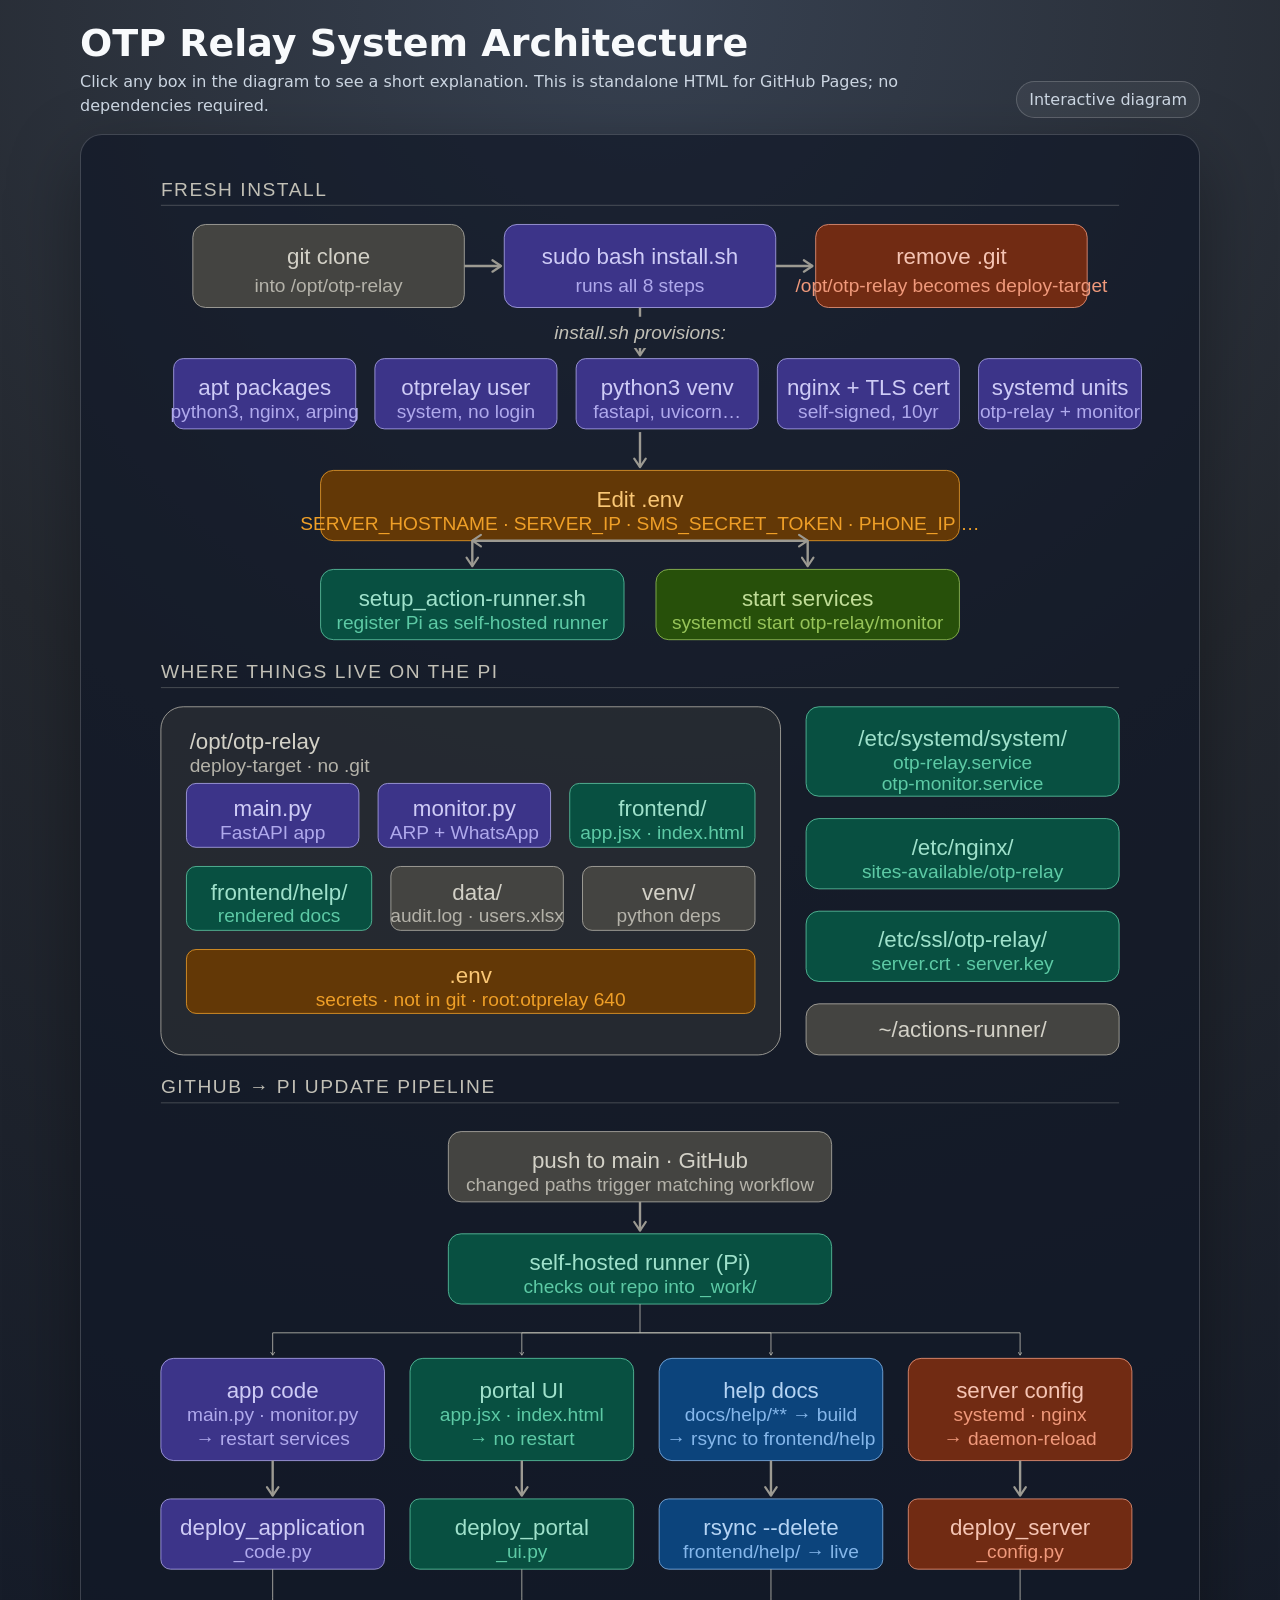
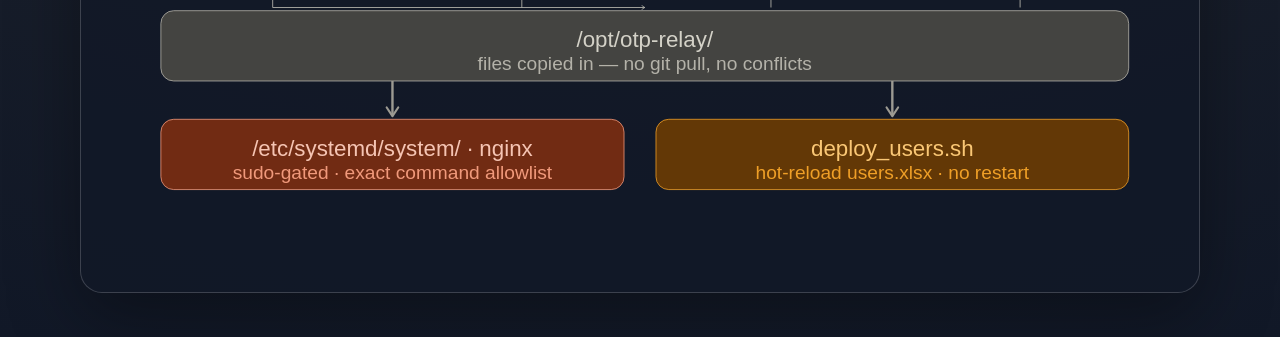
<file: index.html>
<!doctype html>
<html lang="en">
<head>
  <meta charset="utf-8">
  <title>OTP Relay System Design</title>
  <meta http-equiv="refresh" content="0; url=./system-design.html">
</head>
<body>
  <p>
    Opening OTP Relay System Design...
    <a href="./system-design.html">Click here if you are not redirected.</a>
  </p>
</body>
</html>
</file>
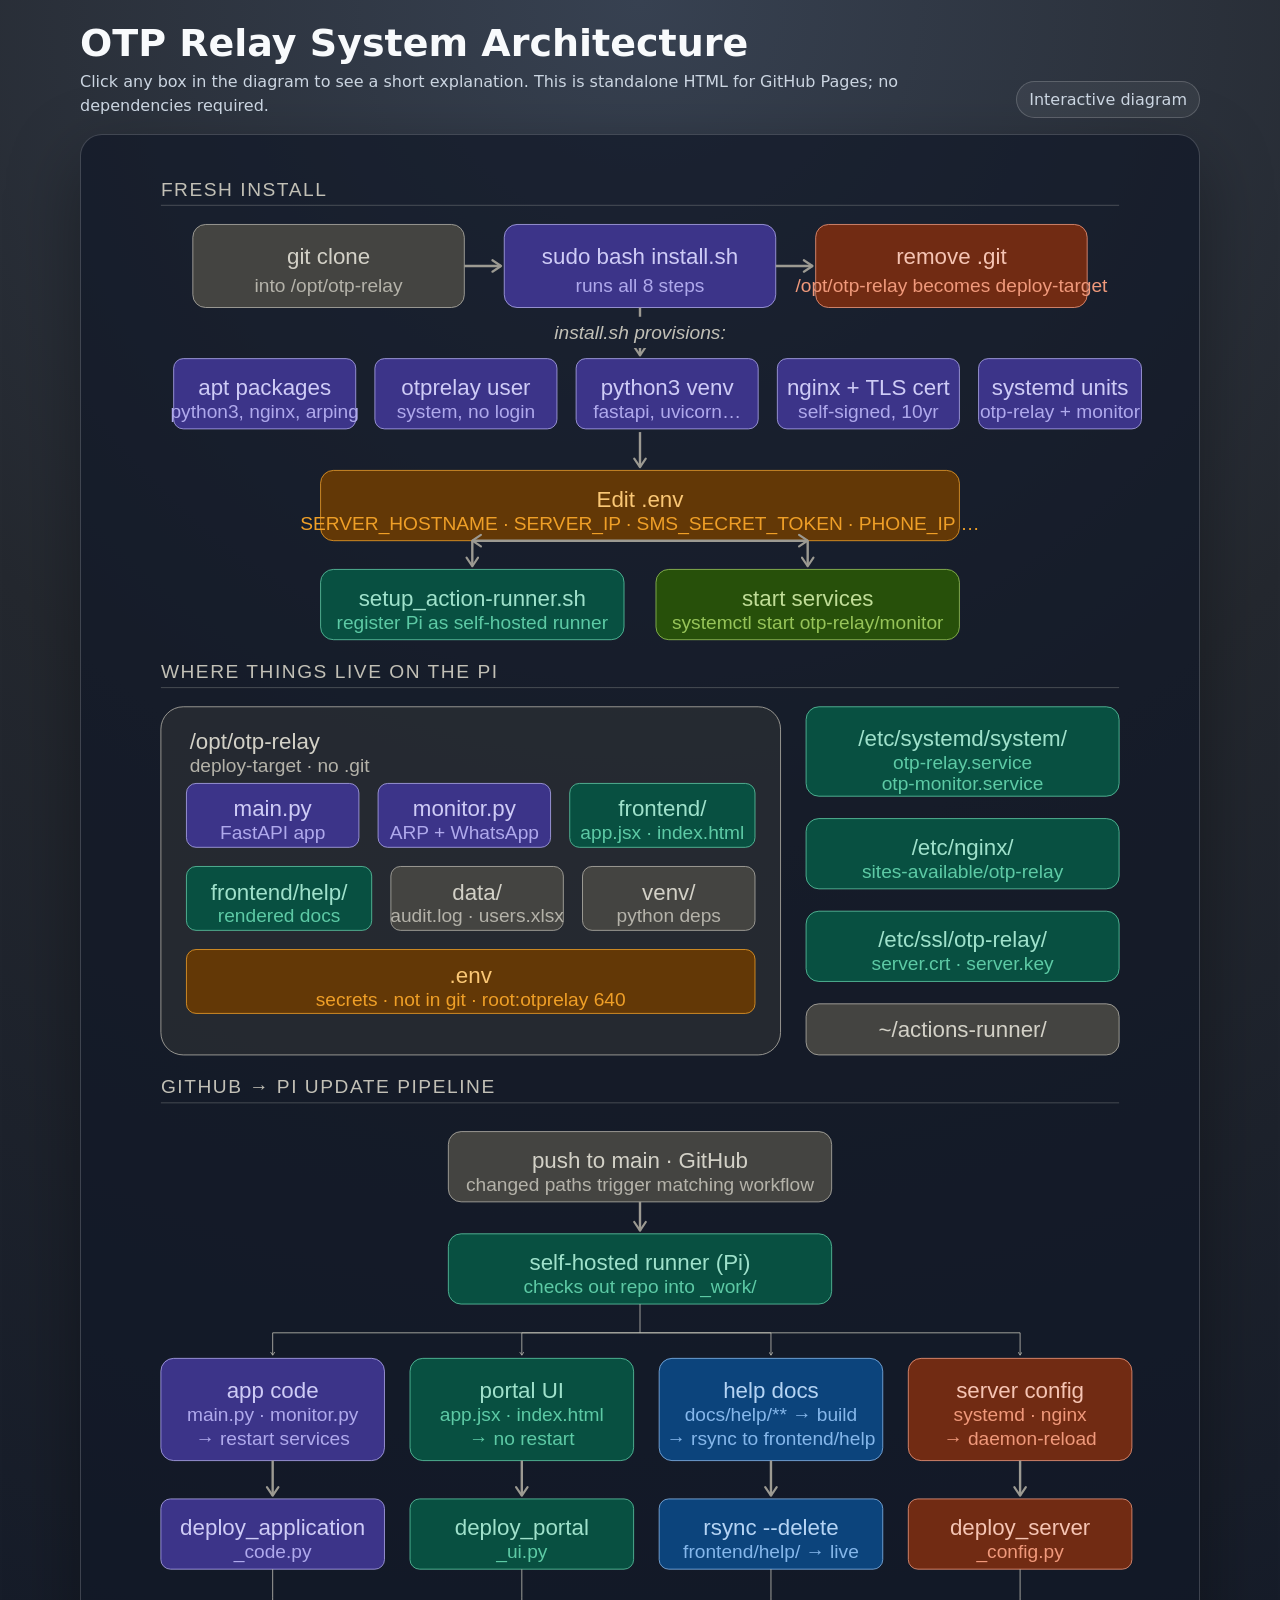
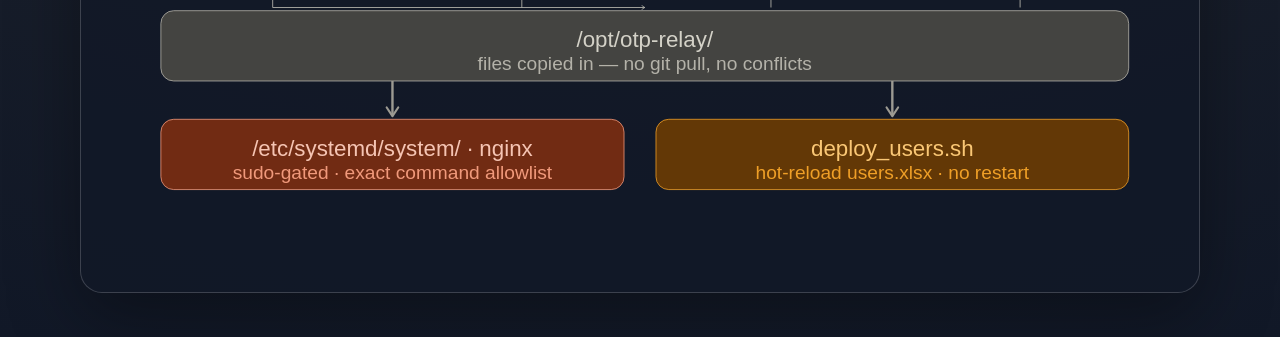
<file: system-design.html>
<!doctype html>
<html lang="en">
<head>
  <meta charset="utf-8">
  <meta name="viewport" content="width=device-width, initial-scale=1">
  <title>OTP Relay System Architecture</title>
  <style>
    :root { --bg:#24282f; --panel:#111827; --text:#f8fafc; --muted:#cbd5e1; --line:rgba(255,255,255,.18); --accent:#38bdf8; --shadow:0 24px 70px rgba(0,0,0,.35); }
    * { box-sizing: border-box; }
    body { margin:0; min-height:100vh; font-family:Inter,ui-sans-serif,system-ui,-apple-system,BlinkMacSystemFont,"Segoe UI",sans-serif; background:radial-gradient(circle at top,#374151 0,var(--bg) 42%,#111827 100%); color:var(--text); }
    .page { width:min(1120px,calc(100vw - 28px)); margin:0 auto; padding:24px 0 44px; }
    .hero { display:flex; justify-content:space-between; align-items:end; gap:18px; margin-bottom:16px; }
    h1 { margin:0 0 6px; font-size:clamp(24px,4vw,38px); line-height:1.05; }
    .sub { margin:0; color:var(--muted); line-height:1.5; }
    .badge { border:1px solid var(--line); border-radius:999px; padding:8px 12px; color:var(--muted); white-space:nowrap; background:rgba(255,255,255,.06); }
    .diagram-card { background:rgba(17,24,39,.72); border:1px solid var(--line); border-radius:22px; padding:16px; box-shadow:var(--shadow); overflow:auto; }
    .diagram-card svg { display:block; width:100%; min-width:680px; height:auto; }
    svg .arch-node, svg g[onclick] { cursor:pointer; outline:none; }
    svg .arch-node:hover rect, svg g[onclick]:hover rect { filter:brightness(1.18); stroke-width:1.3px !important; }
    svg .arch-node:focus-visible rect { stroke:var(--accent) !important; stroke-width:2px !important; }
    .tip { position:fixed; z-index:50; width:min(420px,calc(100vw - 28px)); background:rgba(15,23,42,.98); border:1px solid var(--line); border-radius:18px; box-shadow:var(--shadow); padding:16px 16px 14px; display:none; }
    .tip.open { display:block; }
    .tip-head { display:flex; justify-content:space-between; align-items:start; gap:12px; }
    .tip-kicker { color:var(--accent); font-size:11px; font-weight:800; letter-spacing:.12em; text-transform:uppercase; margin-bottom:5px; }
    .tip-title { margin:0; font-size:19px; line-height:1.2; }
    .tip-body { color:var(--muted); line-height:1.55; margin:12px 0 0; }
    .tip-close { width:34px; height:34px; border-radius:999px; border:1px solid var(--line); background:rgba(255,255,255,.06); color:var(--text); cursor:pointer; font-size:20px; line-height:1; }
    .tip-close:hover { background:rgba(255,255,255,.13); }
    .tip-footer { margin-top:13px; padding-top:12px; border-top:1px solid var(--line); color:#94a3b8; font-size:12px; }
    @media (max-width:720px) { .hero { align-items:start; flex-direction:column; } .diagram-card { padding:10px; border-radius:16px; } .tip { left:14px !important; right:14px !important; bottom:14px !important; top:auto !important; } }
  </style>
</head>
<body>
  <main class="page">
    <header class="hero">
      <div>
        <h1>OTP Relay System Architecture</h1>
        <p class="sub">Click any box in the diagram to see a short explanation. This is standalone HTML for GitHub Pages; no dependencies required.</p>
      </div>
      <div class="badge">Interactive diagram</div>
    </header>
    <section class="diagram-card" aria-label="OTP Relay system architecture diagram">
<svg width="100%" viewBox="0 0 680 1080" role="img" style="" xmlns="http://www.w3.org/2000/svg">
<title style="fill:rgb(0, 0, 0);stroke:none;color:rgb(255, 255, 255);stroke-width:1px;stroke-linecap:butt;stroke-linejoin:miter;opacity:1;font-family:&quot;Anthropic Sans&quot;, -apple-system, BlinkMacSystemFont, &quot;Segoe UI&quot;, sans-serif;font-size:16px;font-weight:400;text-anchor:start;dominant-baseline:auto">OTP Relay — full system architecture</title>
<desc style="fill:rgb(0, 0, 0);stroke:none;color:rgb(255, 255, 255);stroke-width:1px;stroke-linecap:butt;stroke-linejoin:miter;opacity:1;font-family:&quot;Anthropic Sans&quot;, -apple-system, BlinkMacSystemFont, &quot;Segoe UI&quot;, sans-serif;font-size:16px;font-weight:400;text-anchor:start;dominant-baseline:auto">Flowchart showing fresh install, where all components live on the Pi, and the GitHub Actions update pipeline across four deployment lanes.</desc>
<defs>
  <marker id="arrow" viewBox="0 0 10 10" refX="8" refY="5" markerWidth="6" markerHeight="6" orient="auto-start-reverse">
    <path d="M2 1L8 5L2 9" fill="none" stroke="context-stroke" stroke-width="1.5" stroke-linecap="round" stroke-linejoin="round"/>
  </marker>
<mask id="imagine-text-gaps-xxk7iv" maskUnits="userSpaceOnUse"><rect x="0" y="0" width="680" height="1080" fill="white"/><rect x="36" y="13.777777671813965" width="111.06017303466797" height="19.555556297302246" fill="black" rx="2"/><rect x="34.88888931274414" y="315.7778015136719" width="218.3905792236328" height="19.555556297302246" fill="black" rx="2"/><rect x="34.88888931274414" y="575.77783203125" width="211.4456024169922" height="19.555556297302246" fill="black" rx="2"/><rect x="111.39930725097656" y="55.11111068725586" width="66.78994750976562" height="21.777774810791016" fill="black" rx="2"/><rect x="89.62847900390625" y="74.22222137451172" width="111.67679595947266" height="19.555556297302246" fill="black" rx="2"/><rect x="269.9496765136719" y="55.11111068725586" width="139.3938446044922" height="21.777774810791016" fill="black" rx="2"/><rect x="294.2899475097656" y="74.22222137451172" width="91.92897033691406" height="19.555556297302246" fill="black" rx="2"/><rect x="493.8819580078125" y="55.11111068725586" width="82.91658782958984" height="21.777774810791016" fill="black" rx="2"/><rect x="423.83856201171875" y="74.22222137451172" width="221.73855590820312" height="19.555556297302246" fill="black" rx="2"/><rect x="278.9340515136719" y="103.77777862548828" width="122.6243667602539" height="19.555556297302246" fill="black" rx="2"/><rect x="55.7569465637207" y="137.11111450195312" width="98.98294067382812" height="21.77777862548828" fill="black" rx="2"/><rect x="38.7256965637207" y="153.22222900390625" width="133.48450469970703" height="19.555556297302246" fill="black" rx="2"/><rect x="181.90451049804688" y="137.11111450195312" width="97.97869110107422" height="21.77777862548828" fill="black" rx="2"/><rect x="181.12326049804688" y="153.22222900390625" width="99.25249481201172" height="19.555556297302246" fill="black" rx="2"/><rect x="307.6875" y="137.11111450195312" width="100.56490325927734" height="21.77777862548828" fill="black" rx="2"/><rect x="302.5138854980469" y="153.22222900390625" width="108.08484649658203" height="19.555556297302246" fill="black" rx="2"/><rect x="425.57989501953125" y="137.11111450195312" width="115.50855255126953" height="21.77777862548828" fill="black" rx="2"/><rect x="432.0208740234375" y="153.22222900390625" width="101.5680160522461" height="19.555556297302246" fill="black" rx="2"/><rect x="551.2048950195312" y="137.11111450195312" width="104.09992218017578" height="21.77777862548828" fill="black" rx="2"/><rect x="543.7743530273438" y="153.22222900390625" width="118.05873107910156" height="19.555556297302246" fill="black" rx="2"/><rect x="307.3368225097656" y="207.11111450195312" width="67.2729377746582" height="21.77777862548828" fill="black" rx="2"/><rect x="130.2447967529297" y="223.22222900390625" width="418.6326904296875" height="19.555556297302246" fill="black" rx="2"/><rect x="152.44097900390625" y="269.1111145019531" width="164.41883850097656" height="21.77777862548828" fill="black" rx="2"/><rect x="141.0434112548828" y="285.22222900390625" width="188.63511657714844" height="19.555556297302246" fill="black" rx="2"/><rect x="394.15972900390625" y="269.1111145019531" width="102.18193054199219" height="21.77777862548828" fill="black" rx="2"/><rect x="346.373291015625" y="285.22222900390625" width="196.86166381835938" height="19.555556297302246" fill="black" rx="2"/><rect x="52.88888931274414" y="359.1111145019531" width="103.7900161743164" height="21.77777862548828" fill="black" rx="2"/><rect x="52.88888931274414" y="375.22222900390625" width="129.1004867553711" height="19.555556297302246" fill="black" rx="2"/><rect x="79.88021087646484" y="401.1111145019531" width="62.092933654785156" height="21.77777862548828" fill="black" rx="2"/><rect x="72.36285400390625" y="417.22222900390625" width="76.71336364746094" height="19.555556297302246" fill="black" rx="2"/><rect x="190.37501525878906" y="401.1111145019531" width="81.11190032958984" height="21.77777862548828" fill="black" rx="2"/><rect x="176.09548950195312" y="417.22222900390625" width="108.14435577392578" height="19.555556297302246" fill="black" rx="2"/><rect x="316.7621765136719" y="401.1111145019531" width="74.1105728149414" height="21.77777862548828" fill="black" rx="2"/><rect x="295.4774475097656" y="417.22222900390625" width="117.34919738769531" height="19.555556297302246" fill="black" rx="2"/><rect x="59.83506393432617" y="453.1111145019531" width="107.95553588867188" height="21.77777862548828" fill="black" rx="2"/><rect x="68.88020324707031" y="469.22222900390625" width="90.74207305908203" height="19.555556297302246" fill="black" rx="2"/><rect x="215.49305725097656" y="453.1111145019531" width="44.64762878417969" height="21.77777862548828" fill="black" rx="2"/><rect x="176.34373474121094" y="469.22222900390625" width="123.122314453125" height="19.555556297302246" fill="black" rx="2"/><rect x="334.43402099609375" y="453.1111145019531" width="46.75464630126953" height="21.77777862548828" fill="black" rx="2"/><rect x="318.6006774902344" y="469.22222900390625" width="79.30469512939453" height="19.555556297302246" fill="black" rx="2"/><rect x="216.25868225097656" y="505.1111145019531" width="37.4179801940918" height="21.77777862548828" fill="black" rx="2"/><rect x="126.69271850585938" y="521.2222290039062" width="214.03997802734375" height="19.555556297302246" fill="black" rx="2"/><rect x="464.09375" y="357.1111145019531" width="155.4365997314453" height="21.77777862548828" fill="black" rx="2"/><rect x="489.71875" y="373.22222900390625" width="104.28180694580078" height="19.555556297302246" fill="black" rx="2"/><rect x="481.4895935058594" y="386.22222900390625" width="120.74258422851562" height="19.555556297302246" fill="black" rx="2"/><rect x="500.421875" y="425.1111145019531" width="82.79058837890625" height="21.77777862548828" fill="black" rx="2"/><rect x="469.0677185058594" y="441.22222900390625" width="145.67938232421875" height="19.555556297302246" fill="black" rx="2"/><rect x="477.140625" y="483.1111145019531" width="129.34053802490234" height="21.77777862548828" fill="black" rx="2"/><rect x="476.9670104980469" y="499.22222900390625" width="129.88409423828125" height="19.555556297302246" fill="black" rx="2"/><rect x="479.2239685058594" y="539.1111450195312" width="126.2974624633789" height="21.77777862548828" fill="black" rx="2"/><rect x="264.732666015625" y="621.1111450195312" width="151.76980590820312" height="21.77777862548828" fill="black" rx="2"/><rect x="217.9010467529297" y="637.2222290039062" width="244.3302459716797" height="19.555556297302246" fill="black" rx="2"/><rect x="259.420166015625" y="685.111083984375" width="160.04861450195312" height="21.77777862548828" fill="black" rx="2"/><rect x="257.0677185058594" y="701.2222290039062" width="165.16688537597656" height="19.555556297302246" fill="black" rx="2"/><rect x="74.28125" y="765.111083984375" width="71.03194046020508" height="21.77777862548828" fill="black" rx="2"/><rect x="50.02777862548828" y="781.2222290039062" width="120.86626434326172" height="19.555556297302246" fill="black" rx="2"/><rect x="54.220489501953125" y="796.2222290039062" width="110.95149230957031" height="19.555556297302246" fill="black" rx="2"/><rect x="233.45834350585938" y="765.111083984375" width="65.63037872314453" height="21.77777862548828" fill="black" rx="2"/><rect x="207.47743225097656" y="781.2222290039062" width="117.34919738769531" height="19.555556297302246" fill="black" rx="2"/><rect x="226.85243225097656" y="796.2222290039062" width="77.71018981933594" height="19.555556297302246" fill="black" rx="2"/><rect x="385.96875" y="765.111083984375" width="73.67281341552734" height="21.77777862548828" fill="black" rx="2"/><rect x="359.67535400390625" y="781.2222290039062" width="123.86558532714844" height="19.555556297302246" fill="black" rx="2"/><rect x="347.2447814941406" y="796.2222290039062" width="149.8536376953125" height="19.555556297302246" fill="black" rx="2"/><rect x="528.8611450195312" y="765.111083984375" width="99.0440444946289" height="21.77777862548828" fill="black" rx="2"/><rect x="529.4166870117188" y="781.2222290039062" width="96.98058319091797" height="19.555556297302246" fill="black" rx="2"/><rect x="524.060791015625" y="796.2222290039062" width="107.11119842529297" height="19.555556297302246" fill="black" rx="2"/><rect x="41.65104293823242" y="851.1111450195312" width="135.9918670654297" height="21.77777862548828" fill="black" rx="2"/><rect x="79.66320037841797" y="867.2222290039062" width="60.49242401123047" height="19.555556297302246" fill="black" rx="2"/><rect x="214.67361450195312" y="851.1111450195312" width="102.36445617675781" height="21.77777862548828" fill="black" rx="2"/><rect x="244.43055725097656" y="867.2222290039062" width="42.95268249511719" height="19.555556297302246" fill="black" rx="2"/><rect x="371.7760314941406" y="851.1111450195312" width="101.14778900146484" height="21.77777862548828" fill="black" rx="2"/><rect x="358.3038330078125" y="867.2222290039062" width="127.11458587646484" height="19.555556297302246" fill="black" rx="2"/><rect x="525.2847900390625" y="851.1111450195312" width="105.23070526123047" height="21.77777862548828" fill="black" rx="2"/><rect x="543.8177490234375" y="867.2222290039062" width="68.18331146240234" height="19.555556297302246" fill="black" rx="2"/><rect x="289.0694274902344" y="921.1111450195312" width="107.47954559326172" height="21.77777862548828" fill="black" rx="2"/><rect x="227.26388549804688" y="937.2222290039062" width="230.8701171875" height="19.555556297302246" fill="black" rx="2"/><rect x="83.9513931274414" y="989.1111450195312" width="202.69293212890625" height="21.77777862548828" fill="black" rx="2"/><rect x="74.89757537841797" y="1005.2222900390625" width="219.6284942626953" height="19.555556297302246" fill="black" rx="2"/><rect x="438.79168701171875" y="989.1111450195312" width="117.71490478515625" height="21.77777862548828" fill="black" rx="2"/><rect x="403.2708740234375" y="1005.2222900390625" width="189.98988342285156" height="19.555556297302246" fill="black" rx="2"/></mask></defs>

<!-- ═══════════════════════════════════════════════════
     SECTION LABELS
════════════════════════════════════════════════════ -->
<text x="40" y="28" style="font-weight:500;text-transform:uppercase;letter-spacing:.08em;fill:rgb(194, 192, 182);stroke:none;color:rgb(255, 255, 255);stroke-width:1px;stroke-linecap:butt;stroke-linejoin:miter;opacity:1;font-family:&quot;Anthropic Sans&quot;, -apple-system, BlinkMacSystemFont, &quot;Segoe UI&quot;, sans-serif;font-size:12px;font-weight:500;text-anchor:start;dominant-baseline:auto">Fresh install</text>
<text x="40" y="330" style="font-weight:500;text-transform:uppercase;letter-spacing:.08em;fill:rgb(194, 192, 182);stroke:none;color:rgb(255, 255, 255);stroke-width:1px;stroke-linecap:butt;stroke-linejoin:miter;opacity:1;font-family:&quot;Anthropic Sans&quot;, -apple-system, BlinkMacSystemFont, &quot;Segoe UI&quot;, sans-serif;font-size:12px;font-weight:500;text-anchor:start;dominant-baseline:auto">Where things live on the Pi</text>
<text x="40" y="590" style="font-weight:500;text-transform:uppercase;letter-spacing:.08em;fill:rgb(194, 192, 182);stroke:none;color:rgb(255, 255, 255);stroke-width:1px;stroke-linecap:butt;stroke-linejoin:miter;opacity:1;font-family:&quot;Anthropic Sans&quot;, -apple-system, BlinkMacSystemFont, &quot;Segoe UI&quot;, sans-serif;font-size:12px;font-weight:500;text-anchor:start;dominant-baseline:auto">GitHub → Pi update pipeline</text>

<!-- dividers -->
<line x1="40" y1="34" x2="640" y2="34" stroke="var(--b)" stroke-width="0.5" style="fill:rgb(0, 0, 0);stroke:rgba(222, 220, 209, 0.3);color:rgb(255, 255, 255);stroke-width:0.5px;stroke-linecap:butt;stroke-linejoin:miter;opacity:1;font-family:&quot;Anthropic Sans&quot;, -apple-system, BlinkMacSystemFont, &quot;Segoe UI&quot;, sans-serif;font-size:16px;font-weight:400;text-anchor:start;dominant-baseline:auto"/>
<line x1="40" y1="336" x2="640" y2="336" stroke="var(--b)" stroke-width="0.5" style="fill:rgb(0, 0, 0);stroke:rgba(222, 220, 209, 0.3);color:rgb(255, 255, 255);stroke-width:0.5px;stroke-linecap:butt;stroke-linejoin:miter;opacity:1;font-family:&quot;Anthropic Sans&quot;, -apple-system, BlinkMacSystemFont, &quot;Segoe UI&quot;, sans-serif;font-size:16px;font-weight:400;text-anchor:start;dominant-baseline:auto"/>
<line x1="40" y1="596" x2="640" y2="596" stroke="var(--b)" stroke-width="0.5" style="fill:rgb(0, 0, 0);stroke:rgba(222, 220, 209, 0.3);color:rgb(255, 255, 255);stroke-width:0.5px;stroke-linecap:butt;stroke-linejoin:miter;opacity:1;font-family:&quot;Anthropic Sans&quot;, -apple-system, BlinkMacSystemFont, &quot;Segoe UI&quot;, sans-serif;font-size:16px;font-weight:400;text-anchor:start;dominant-baseline:auto"/>


<!-- ═══════════════════════════════════════════════════
     SECTION 1 — FRESH INSTALL  (y 46–308)
════════════════════════════════════════════════════ -->

<!-- Step 1: git clone -->
<g class="arch-node" tabindex="0" role="button" onclick="showArchTip(event, 'What does the git clone step do during install?')" style="fill:rgb(0, 0, 0);stroke:none;color:rgb(255, 255, 255);stroke-width:1px;stroke-linecap:butt;stroke-linejoin:miter;opacity:1;font-family:&quot;Anthropic Sans&quot;, -apple-system, BlinkMacSystemFont, &quot;Segoe UI&quot;, sans-serif;font-size:16px;font-weight:400;text-anchor:start;dominant-baseline:auto">
  <rect x="60" y="46" width="170" height="52" rx="8" stroke-width="0.5" style="fill:rgb(68, 68, 65);stroke:rgb(180, 178, 169);color:rgb(255, 255, 255);stroke-width:0.5px;stroke-linecap:butt;stroke-linejoin:miter;opacity:1;font-family:&quot;Anthropic Sans&quot;, -apple-system, BlinkMacSystemFont, &quot;Segoe UI&quot;, sans-serif;font-size:16px;font-weight:400;text-anchor:start;dominant-baseline:auto"/>
  <text x="145" y="66" text-anchor="middle" dominant-baseline="central" style="fill:rgb(211, 209, 199);stroke:none;color:rgb(255, 255, 255);stroke-width:1px;stroke-linecap:butt;stroke-linejoin:miter;opacity:1;font-family:&quot;Anthropic Sans&quot;, -apple-system, BlinkMacSystemFont, &quot;Segoe UI&quot;, sans-serif;font-size:14px;font-weight:500;text-anchor:middle;dominant-baseline:central">git clone</text>
  <text x="145" y="84" text-anchor="middle" dominant-baseline="central" style="fill:rgb(180, 178, 169);stroke:none;color:rgb(255, 255, 255);stroke-width:1px;stroke-linecap:butt;stroke-linejoin:miter;opacity:1;font-family:&quot;Anthropic Sans&quot;, -apple-system, BlinkMacSystemFont, &quot;Segoe UI&quot;, sans-serif;font-size:12px;font-weight:400;text-anchor:middle;dominant-baseline:central">into /opt/otp-relay</text>
</g>

<!-- Step 2: install.sh -->
<g class="arch-node" tabindex="0" role="button" onclick="showArchTip(event, 'What does install.sh do step by step?')" style="fill:rgb(0, 0, 0);stroke:none;color:rgb(255, 255, 255);stroke-width:1px;stroke-linecap:butt;stroke-linejoin:miter;opacity:1;font-family:&quot;Anthropic Sans&quot;, -apple-system, BlinkMacSystemFont, &quot;Segoe UI&quot;, sans-serif;font-size:16px;font-weight:400;text-anchor:start;dominant-baseline:auto">
  <rect x="255" y="46" width="170" height="52" rx="8" stroke-width="0.5" style="fill:rgb(60, 52, 137);stroke:rgb(175, 169, 236);color:rgb(255, 255, 255);stroke-width:0.5px;stroke-linecap:butt;stroke-linejoin:miter;opacity:1;font-family:&quot;Anthropic Sans&quot;, -apple-system, BlinkMacSystemFont, &quot;Segoe UI&quot;, sans-serif;font-size:16px;font-weight:400;text-anchor:start;dominant-baseline:auto"/>
  <text x="340" y="66" text-anchor="middle" dominant-baseline="central" style="fill:rgb(206, 203, 246);stroke:none;color:rgb(255, 255, 255);stroke-width:1px;stroke-linecap:butt;stroke-linejoin:miter;opacity:1;font-family:&quot;Anthropic Sans&quot;, -apple-system, BlinkMacSystemFont, &quot;Segoe UI&quot;, sans-serif;font-size:14px;font-weight:500;text-anchor:middle;dominant-baseline:central">sudo bash install.sh</text>
  <text x="340" y="84" text-anchor="middle" dominant-baseline="central" style="fill:rgb(175, 169, 236);stroke:none;color:rgb(255, 255, 255);stroke-width:1px;stroke-linecap:butt;stroke-linejoin:miter;opacity:1;font-family:&quot;Anthropic Sans&quot;, -apple-system, BlinkMacSystemFont, &quot;Segoe UI&quot;, sans-serif;font-size:12px;font-weight:400;text-anchor:middle;dominant-baseline:central">runs all 8 steps</text>
</g>

<!-- Step 3: remove .git -->
<g class="arch-node" tabindex="0" role="button" onclick="showArchTip(event, 'Why is .git removed from /opt/otp-relay during install?')" style="fill:rgb(0, 0, 0);stroke:none;color:rgb(255, 255, 255);stroke-width:1px;stroke-linecap:butt;stroke-linejoin:miter;opacity:1;font-family:&quot;Anthropic Sans&quot;, -apple-system, BlinkMacSystemFont, &quot;Segoe UI&quot;, sans-serif;font-size:16px;font-weight:400;text-anchor:start;dominant-baseline:auto">
  <rect x="450" y="46" width="170" height="52" rx="8" stroke-width="0.5" style="fill:rgb(113, 43, 19);stroke:rgb(240, 153, 123);color:rgb(255, 255, 255);stroke-width:0.5px;stroke-linecap:butt;stroke-linejoin:miter;opacity:1;font-family:&quot;Anthropic Sans&quot;, -apple-system, BlinkMacSystemFont, &quot;Segoe UI&quot;, sans-serif;font-size:16px;font-weight:400;text-anchor:start;dominant-baseline:auto"/>
  <text x="535" y="66" text-anchor="middle" dominant-baseline="central" style="fill:rgb(245, 196, 179);stroke:none;color:rgb(255, 255, 255);stroke-width:1px;stroke-linecap:butt;stroke-linejoin:miter;opacity:1;font-family:&quot;Anthropic Sans&quot;, -apple-system, BlinkMacSystemFont, &quot;Segoe UI&quot;, sans-serif;font-size:14px;font-weight:500;text-anchor:middle;dominant-baseline:central">remove .git</text>
  <text x="535" y="84" text-anchor="middle" dominant-baseline="central" style="fill:rgb(240, 153, 123);stroke:none;color:rgb(255, 255, 255);stroke-width:1px;stroke-linecap:butt;stroke-linejoin:miter;opacity:1;font-family:&quot;Anthropic Sans&quot;, -apple-system, BlinkMacSystemFont, &quot;Segoe UI&quot;, sans-serif;font-size:12px;font-weight:400;text-anchor:middle;dominant-baseline:central">/opt/otp-relay becomes deploy-target</text>
</g>

<!-- arrows row 1 -->
<line x1="230" y1="72" x2="253" y2="72" marker-end="url(#arrow)" style="fill:none;stroke:rgb(156, 154, 146);color:rgb(255, 255, 255);stroke-width:1.5px;stroke-linecap:butt;stroke-linejoin:miter;opacity:1;font-family:&quot;Anthropic Sans&quot;, -apple-system, BlinkMacSystemFont, &quot;Segoe UI&quot;, sans-serif;font-size:16px;font-weight:400;text-anchor:start;dominant-baseline:auto"/>
<line x1="425" y1="72" x2="448" y2="72" marker-end="url(#arrow)" style="fill:none;stroke:rgb(156, 154, 146);color:rgb(255, 255, 255);stroke-width:1.5px;stroke-linecap:butt;stroke-linejoin:miter;opacity:1;font-family:&quot;Anthropic Sans&quot;, -apple-system, BlinkMacSystemFont, &quot;Segoe UI&quot;, sans-serif;font-size:16px;font-weight:400;text-anchor:start;dominant-baseline:auto"/>

<!-- install.sh sub-steps (vertical, below) -->
<text x="340" y="118" text-anchor="middle" style="font-style:italic;fill:rgb(194, 192, 182);stroke:none;color:rgb(255, 255, 255);stroke-width:1px;stroke-linecap:butt;stroke-linejoin:miter;opacity:1;font-family:&quot;Anthropic Sans&quot;, -apple-system, BlinkMacSystemFont, &quot;Segoe UI&quot;, sans-serif;font-size:12px;font-weight:400;font-style:italic;text-anchor:middle;dominant-baseline:auto">install.sh provisions:</text>

<!-- sub-step row -->
<g class="arch-node" tabindex="0" role="button" onclick="showArchTip(event, 'What packages does install.sh install?')" style="fill:rgb(0, 0, 0);stroke:none;color:rgb(255, 255, 255);stroke-width:1px;stroke-linecap:butt;stroke-linejoin:miter;opacity:1;font-family:&quot;Anthropic Sans&quot;, -apple-system, BlinkMacSystemFont, &quot;Segoe UI&quot;, sans-serif;font-size:16px;font-weight:400;text-anchor:start;dominant-baseline:auto">
  <rect x="48" y="130" width="114" height="44" rx="6" stroke-width="0.5" style="fill:rgb(60, 52, 137);stroke:rgb(175, 169, 236);color:rgb(255, 255, 255);stroke-width:0.5px;stroke-linecap:butt;stroke-linejoin:miter;opacity:1;font-family:&quot;Anthropic Sans&quot;, -apple-system, BlinkMacSystemFont, &quot;Segoe UI&quot;, sans-serif;font-size:16px;font-weight:400;text-anchor:start;dominant-baseline:auto"/>
  <text x="105" y="148" text-anchor="middle" dominant-baseline="central" style="fill:rgb(206, 203, 246);stroke:none;color:rgb(255, 255, 255);stroke-width:1px;stroke-linecap:butt;stroke-linejoin:miter;opacity:1;font-family:&quot;Anthropic Sans&quot;, -apple-system, BlinkMacSystemFont, &quot;Segoe UI&quot;, sans-serif;font-size:14px;font-weight:500;text-anchor:middle;dominant-baseline:central">apt packages</text>
  <text x="105" y="163" text-anchor="middle" dominant-baseline="central" style="fill:rgb(175, 169, 236);stroke:none;color:rgb(255, 255, 255);stroke-width:1px;stroke-linecap:butt;stroke-linejoin:miter;opacity:1;font-family:&quot;Anthropic Sans&quot;, -apple-system, BlinkMacSystemFont, &quot;Segoe UI&quot;, sans-serif;font-size:12px;font-weight:400;text-anchor:middle;dominant-baseline:central">python3, nginx, arping</text>
</g>
<g class="arch-node" tabindex="0" role="button" onclick="showArchTip(event, 'What does the otprelay system user do?')" style="fill:rgb(0, 0, 0);stroke:none;color:rgb(255, 255, 255);stroke-width:1px;stroke-linecap:butt;stroke-linejoin:miter;opacity:1;font-family:&quot;Anthropic Sans&quot;, -apple-system, BlinkMacSystemFont, &quot;Segoe UI&quot;, sans-serif;font-size:16px;font-weight:400;text-anchor:start;dominant-baseline:auto">
  <rect x="174" y="130" width="114" height="44" rx="6" stroke-width="0.5" style="fill:rgb(60, 52, 137);stroke:rgb(175, 169, 236);color:rgb(255, 255, 255);stroke-width:0.5px;stroke-linecap:butt;stroke-linejoin:miter;opacity:1;font-family:&quot;Anthropic Sans&quot;, -apple-system, BlinkMacSystemFont, &quot;Segoe UI&quot;, sans-serif;font-size:16px;font-weight:400;text-anchor:start;dominant-baseline:auto"/>
  <text x="231" y="148" text-anchor="middle" dominant-baseline="central" style="fill:rgb(206, 203, 246);stroke:none;color:rgb(255, 255, 255);stroke-width:1px;stroke-linecap:butt;stroke-linejoin:miter;opacity:1;font-family:&quot;Anthropic Sans&quot;, -apple-system, BlinkMacSystemFont, &quot;Segoe UI&quot;, sans-serif;font-size:14px;font-weight:500;text-anchor:middle;dominant-baseline:central">otprelay user</text>
  <text x="231" y="163" text-anchor="middle" dominant-baseline="central" style="fill:rgb(175, 169, 236);stroke:none;color:rgb(255, 255, 255);stroke-width:1px;stroke-linecap:butt;stroke-linejoin:miter;opacity:1;font-family:&quot;Anthropic Sans&quot;, -apple-system, BlinkMacSystemFont, &quot;Segoe UI&quot;, sans-serif;font-size:12px;font-weight:400;text-anchor:middle;dominant-baseline:central">system, no login</text>
</g>
<g class="arch-node" tabindex="0" role="button" onclick="showArchTip(event, 'What goes into the Python venv?')" style="fill:rgb(0, 0, 0);stroke:none;color:rgb(255, 255, 255);stroke-width:1px;stroke-linecap:butt;stroke-linejoin:miter;opacity:1;font-family:&quot;Anthropic Sans&quot;, -apple-system, BlinkMacSystemFont, &quot;Segoe UI&quot;, sans-serif;font-size:16px;font-weight:400;text-anchor:start;dominant-baseline:auto">
  <rect x="300" y="130" width="114" height="44" rx="6" stroke-width="0.5" style="fill:rgb(60, 52, 137);stroke:rgb(175, 169, 236);color:rgb(255, 255, 255);stroke-width:0.5px;stroke-linecap:butt;stroke-linejoin:miter;opacity:1;font-family:&quot;Anthropic Sans&quot;, -apple-system, BlinkMacSystemFont, &quot;Segoe UI&quot;, sans-serif;font-size:16px;font-weight:400;text-anchor:start;dominant-baseline:auto"/>
  <text x="357" y="148" text-anchor="middle" dominant-baseline="central" style="fill:rgb(206, 203, 246);stroke:none;color:rgb(255, 255, 255);stroke-width:1px;stroke-linecap:butt;stroke-linejoin:miter;opacity:1;font-family:&quot;Anthropic Sans&quot;, -apple-system, BlinkMacSystemFont, &quot;Segoe UI&quot;, sans-serif;font-size:14px;font-weight:500;text-anchor:middle;dominant-baseline:central">python3 venv</text>
  <text x="357" y="163" text-anchor="middle" dominant-baseline="central" style="fill:rgb(175, 169, 236);stroke:none;color:rgb(255, 255, 255);stroke-width:1px;stroke-linecap:butt;stroke-linejoin:miter;opacity:1;font-family:&quot;Anthropic Sans&quot;, -apple-system, BlinkMacSystemFont, &quot;Segoe UI&quot;, sans-serif;font-size:12px;font-weight:400;text-anchor:middle;dominant-baseline:central">fastapi, uvicorn…</text>
</g>
<g class="arch-node" tabindex="0" role="button" onclick="showArchTip(event, 'How does install.sh configure nginx and TLS?')" style="fill:rgb(0, 0, 0);stroke:none;color:rgb(255, 255, 255);stroke-width:1px;stroke-linecap:butt;stroke-linejoin:miter;opacity:1;font-family:&quot;Anthropic Sans&quot;, -apple-system, BlinkMacSystemFont, &quot;Segoe UI&quot;, sans-serif;font-size:16px;font-weight:400;text-anchor:start;dominant-baseline:auto">
  <rect x="426" y="130" width="114" height="44" rx="6" stroke-width="0.5" style="fill:rgb(60, 52, 137);stroke:rgb(175, 169, 236);color:rgb(255, 255, 255);stroke-width:0.5px;stroke-linecap:butt;stroke-linejoin:miter;opacity:1;font-family:&quot;Anthropic Sans&quot;, -apple-system, BlinkMacSystemFont, &quot;Segoe UI&quot;, sans-serif;font-size:16px;font-weight:400;text-anchor:start;dominant-baseline:auto"/>
  <text x="483" y="148" text-anchor="middle" dominant-baseline="central" style="fill:rgb(206, 203, 246);stroke:none;color:rgb(255, 255, 255);stroke-width:1px;stroke-linecap:butt;stroke-linejoin:miter;opacity:1;font-family:&quot;Anthropic Sans&quot;, -apple-system, BlinkMacSystemFont, &quot;Segoe UI&quot;, sans-serif;font-size:14px;font-weight:500;text-anchor:middle;dominant-baseline:central">nginx + TLS cert</text>
  <text x="483" y="163" text-anchor="middle" dominant-baseline="central" style="fill:rgb(175, 169, 236);stroke:none;color:rgb(255, 255, 255);stroke-width:1px;stroke-linecap:butt;stroke-linejoin:miter;opacity:1;font-family:&quot;Anthropic Sans&quot;, -apple-system, BlinkMacSystemFont, &quot;Segoe UI&quot;, sans-serif;font-size:12px;font-weight:400;text-anchor:middle;dominant-baseline:central">self-signed, 10yr</text>
</g>
<g class="arch-node" tabindex="0" role="button" onclick="showArchTip(event, 'What systemd units does install.sh register?')" style="fill:rgb(0, 0, 0);stroke:none;color:rgb(255, 255, 255);stroke-width:1px;stroke-linecap:butt;stroke-linejoin:miter;opacity:1;font-family:&quot;Anthropic Sans&quot;, -apple-system, BlinkMacSystemFont, &quot;Segoe UI&quot;, sans-serif;font-size:16px;font-weight:400;text-anchor:start;dominant-baseline:auto">
  <rect x="552" y="130" width="102" height="44" rx="6" stroke-width="0.5" style="fill:rgb(60, 52, 137);stroke:rgb(175, 169, 236);color:rgb(255, 255, 255);stroke-width:0.5px;stroke-linecap:butt;stroke-linejoin:miter;opacity:1;font-family:&quot;Anthropic Sans&quot;, -apple-system, BlinkMacSystemFont, &quot;Segoe UI&quot;, sans-serif;font-size:16px;font-weight:400;text-anchor:start;dominant-baseline:auto"/>
  <text x="603" y="148" text-anchor="middle" dominant-baseline="central" style="fill:rgb(206, 203, 246);stroke:none;color:rgb(255, 255, 255);stroke-width:1px;stroke-linecap:butt;stroke-linejoin:miter;opacity:1;font-family:&quot;Anthropic Sans&quot;, -apple-system, BlinkMacSystemFont, &quot;Segoe UI&quot;, sans-serif;font-size:14px;font-weight:500;text-anchor:middle;dominant-baseline:central">systemd units</text>
  <text x="603" y="163" text-anchor="middle" dominant-baseline="central" style="fill:rgb(175, 169, 236);stroke:none;color:rgb(255, 255, 255);stroke-width:1px;stroke-linecap:butt;stroke-linejoin:miter;opacity:1;font-family:&quot;Anthropic Sans&quot;, -apple-system, BlinkMacSystemFont, &quot;Segoe UI&quot;, sans-serif;font-size:12px;font-weight:400;text-anchor:middle;dominant-baseline:central">otp-relay + monitor</text>
</g>

<!-- connector from install.sh box down to sub-steps row -->
<line x1="340" y1="98" x2="340" y2="128" marker-end="url(#arrow)" mask="url(#imagine-text-gaps-xxk7iv)" style="fill:none;stroke:rgb(156, 154, 146);color:rgb(255, 255, 255);stroke-width:1.5px;stroke-linecap:butt;stroke-linejoin:miter;opacity:1;font-family:&quot;Anthropic Sans&quot;, -apple-system, BlinkMacSystemFont, &quot;Segoe UI&quot;, sans-serif;font-size:16px;font-weight:400;text-anchor:start;dominant-baseline:auto"/>

<!-- Edit .env reminder -->
<g class="arch-node" tabindex="0" role="button" onclick="showArchTip(event, 'What values must I set in .env before starting services?')" style="fill:rgb(0, 0, 0);stroke:none;color:rgb(255, 255, 255);stroke-width:1px;stroke-linecap:butt;stroke-linejoin:miter;opacity:1;font-family:&quot;Anthropic Sans&quot;, -apple-system, BlinkMacSystemFont, &quot;Segoe UI&quot;, sans-serif;font-size:16px;font-weight:400;text-anchor:start;dominant-baseline:auto">
  <rect x="140" y="200" width="400" height="44" rx="8" stroke-width="0.5" style="fill:rgb(99, 56, 6);stroke:rgb(239, 159, 39);color:rgb(255, 255, 255);stroke-width:0.5px;stroke-linecap:butt;stroke-linejoin:miter;opacity:1;font-family:&quot;Anthropic Sans&quot;, -apple-system, BlinkMacSystemFont, &quot;Segoe UI&quot;, sans-serif;font-size:16px;font-weight:400;text-anchor:start;dominant-baseline:auto"/>
  <text x="340" y="218" text-anchor="middle" dominant-baseline="central" style="fill:rgb(250, 199, 117);stroke:none;color:rgb(255, 255, 255);stroke-width:1px;stroke-linecap:butt;stroke-linejoin:miter;opacity:1;font-family:&quot;Anthropic Sans&quot;, -apple-system, BlinkMacSystemFont, &quot;Segoe UI&quot;, sans-serif;font-size:14px;font-weight:500;text-anchor:middle;dominant-baseline:central">Edit .env</text>
  <text x="340" y="233" text-anchor="middle" dominant-baseline="central" style="fill:rgb(239, 159, 39);stroke:none;color:rgb(255, 255, 255);stroke-width:1px;stroke-linecap:butt;stroke-linejoin:miter;opacity:1;font-family:&quot;Anthropic Sans&quot;, -apple-system, BlinkMacSystemFont, &quot;Segoe UI&quot;, sans-serif;font-size:12px;font-weight:400;text-anchor:middle;dominant-baseline:central">SERVER_HOSTNAME · SERVER_IP · SMS_SECRET_TOKEN · PHONE_IP …</text>
</g>

<!-- Setup runner -->
<g class="arch-node" tabindex="0" role="button" onclick="showArchTip(event, 'How do I set up the GitHub Actions runner on the Pi?')" style="fill:rgb(0, 0, 0);stroke:none;color:rgb(255, 255, 255);stroke-width:1px;stroke-linecap:butt;stroke-linejoin:miter;opacity:1;font-family:&quot;Anthropic Sans&quot;, -apple-system, BlinkMacSystemFont, &quot;Segoe UI&quot;, sans-serif;font-size:16px;font-weight:400;text-anchor:start;dominant-baseline:auto">
  <rect x="140" y="262" width="190" height="44" rx="8" stroke-width="0.5" style="fill:rgb(8, 80, 65);stroke:rgb(93, 202, 165);color:rgb(255, 255, 255);stroke-width:0.5px;stroke-linecap:butt;stroke-linejoin:miter;opacity:1;font-family:&quot;Anthropic Sans&quot;, -apple-system, BlinkMacSystemFont, &quot;Segoe UI&quot;, sans-serif;font-size:16px;font-weight:400;text-anchor:start;dominant-baseline:auto"/>
  <text x="235" y="280" text-anchor="middle" dominant-baseline="central" style="fill:rgb(159, 225, 203);stroke:none;color:rgb(255, 255, 255);stroke-width:1px;stroke-linecap:butt;stroke-linejoin:miter;opacity:1;font-family:&quot;Anthropic Sans&quot;, -apple-system, BlinkMacSystemFont, &quot;Segoe UI&quot;, sans-serif;font-size:14px;font-weight:500;text-anchor:middle;dominant-baseline:central">setup_action-runner.sh</text>
  <text x="235" y="295" text-anchor="middle" dominant-baseline="central" style="fill:rgb(93, 202, 165);stroke:none;color:rgb(255, 255, 255);stroke-width:1px;stroke-linecap:butt;stroke-linejoin:miter;opacity:1;font-family:&quot;Anthropic Sans&quot;, -apple-system, BlinkMacSystemFont, &quot;Segoe UI&quot;, sans-serif;font-size:12px;font-weight:400;text-anchor:middle;dominant-baseline:central">register Pi as self-hosted runner</text>
</g>

<!-- Start services -->
<g class="arch-node" tabindex="0" role="button" onclick="showArchTip(event, 'How do I start otp-relay and otp-monitor?')" style="fill:rgb(0, 0, 0);stroke:none;color:rgb(255, 255, 255);stroke-width:1px;stroke-linecap:butt;stroke-linejoin:miter;opacity:1;font-family:&quot;Anthropic Sans&quot;, -apple-system, BlinkMacSystemFont, &quot;Segoe UI&quot;, sans-serif;font-size:16px;font-weight:400;text-anchor:start;dominant-baseline:auto">
  <rect x="350" y="262" width="190" height="44" rx="8" stroke-width="0.5" style="fill:rgb(39, 80, 10);stroke:rgb(151, 196, 89);color:rgb(255, 255, 255);stroke-width:0.5px;stroke-linecap:butt;stroke-linejoin:miter;opacity:1;font-family:&quot;Anthropic Sans&quot;, -apple-system, BlinkMacSystemFont, &quot;Segoe UI&quot;, sans-serif;font-size:16px;font-weight:400;text-anchor:start;dominant-baseline:auto"/>
  <text x="445" y="280" text-anchor="middle" dominant-baseline="central" style="fill:rgb(192, 221, 151);stroke:none;color:rgb(255, 255, 255);stroke-width:1px;stroke-linecap:butt;stroke-linejoin:miter;opacity:1;font-family:&quot;Anthropic Sans&quot;, -apple-system, BlinkMacSystemFont, &quot;Segoe UI&quot;, sans-serif;font-size:14px;font-weight:500;text-anchor:middle;dominant-baseline:central">start services</text>
  <text x="445" y="295" text-anchor="middle" dominant-baseline="central" style="fill:rgb(151, 196, 89);stroke:none;color:rgb(255, 255, 255);stroke-width:1px;stroke-linecap:butt;stroke-linejoin:miter;opacity:1;font-family:&quot;Anthropic Sans&quot;, -apple-system, BlinkMacSystemFont, &quot;Segoe UI&quot;, sans-serif;font-size:12px;font-weight:400;text-anchor:middle;dominant-baseline:central">systemctl start otp-relay/monitor</text>
</g>

<!-- arrows to .env and then to runner/services -->
<line x1="340" y1="176" x2="340" y2="198" marker-end="url(#arrow)" style="fill:none;stroke:rgb(156, 154, 146);color:rgb(255, 255, 255);stroke-width:1.5px;stroke-linecap:butt;stroke-linejoin:miter;opacity:1;font-family:&quot;Anthropic Sans&quot;, -apple-system, BlinkMacSystemFont, &quot;Segoe UI&quot;, sans-serif;font-size:16px;font-weight:400;text-anchor:start;dominant-baseline:auto"/>
<line x1="235" y1="244" x2="235" y2="260" marker-end="url(#arrow)" style="fill:none;stroke:rgb(156, 154, 146);color:rgb(255, 255, 255);stroke-width:1.5px;stroke-linecap:butt;stroke-linejoin:miter;opacity:1;font-family:&quot;Anthropic Sans&quot;, -apple-system, BlinkMacSystemFont, &quot;Segoe UI&quot;, sans-serif;font-size:16px;font-weight:400;text-anchor:start;dominant-baseline:auto"/>
<line x1="445" y1="244" x2="445" y2="260" marker-end="url(#arrow)" style="fill:none;stroke:rgb(156, 154, 146);color:rgb(255, 255, 255);stroke-width:1.5px;stroke-linecap:butt;stroke-linejoin:miter;opacity:1;font-family:&quot;Anthropic Sans&quot;, -apple-system, BlinkMacSystemFont, &quot;Segoe UI&quot;, sans-serif;font-size:16px;font-weight:400;text-anchor:start;dominant-baseline:auto"/>
<path d="M340 244 L235 244" fill="none" marker-end="url(#arrow)" stroke="var(--s)" style="fill:none;stroke:rgb(156, 154, 146);color:rgb(255, 255, 255);stroke-width:1.5px;stroke-linecap:butt;stroke-linejoin:miter;opacity:1;font-family:&quot;Anthropic Sans&quot;, -apple-system, BlinkMacSystemFont, &quot;Segoe UI&quot;, sans-serif;font-size:16px;font-weight:400;text-anchor:start;dominant-baseline:auto"/>
<path d="M340 244 L445 244" fill="none" marker-end="url(#arrow)" stroke="var(--s)" style="fill:none;stroke:rgb(156, 154, 146);color:rgb(255, 255, 255);stroke-width:1.5px;stroke-linecap:butt;stroke-linejoin:miter;opacity:1;font-family:&quot;Anthropic Sans&quot;, -apple-system, BlinkMacSystemFont, &quot;Segoe UI&quot;, sans-serif;font-size:16px;font-weight:400;text-anchor:start;dominant-baseline:auto"/>


<!-- ═══════════════════════════════════════════════════
     SECTION 2 — WHERE THINGS LIVE  (y 346–570)
════════════════════════════════════════════════════ -->

<!-- /opt/otp-relay container -->
<g style="fill:rgb(0, 0, 0);stroke:none;color:rgb(255, 255, 255);stroke-width:1px;stroke-linecap:butt;stroke-linejoin:miter;opacity:1;font-family:&quot;Anthropic Sans&quot;, -apple-system, BlinkMacSystemFont, &quot;Segoe UI&quot;, sans-serif;font-size:16px;font-weight:400;text-anchor:start;dominant-baseline:auto">
  <rect x="40" y="348" width="388" height="218" rx="14" stroke-width="0.5" fill-opacity="0.35" style="fill:rgb(68, 68, 65);stroke:rgb(180, 178, 169);color:rgb(255, 255, 255);stroke-width:0.5px;stroke-linecap:butt;stroke-linejoin:miter;opacity:1;font-family:&quot;Anthropic Sans&quot;, -apple-system, BlinkMacSystemFont, &quot;Segoe UI&quot;, sans-serif;font-size:16px;font-weight:400;text-anchor:start;dominant-baseline:auto"/>
  <text x="58" y="370" dominant-baseline="central" style="fill:rgb(211, 209, 199);stroke:none;color:rgb(255, 255, 255);stroke-width:1px;stroke-linecap:butt;stroke-linejoin:miter;opacity:1;font-family:&quot;Anthropic Sans&quot;, -apple-system, BlinkMacSystemFont, &quot;Segoe UI&quot;, sans-serif;font-size:14px;font-weight:500;text-anchor:start;dominant-baseline:central">/opt/otp-relay</text>
  <text x="58" y="385" dominant-baseline="central" style="fill:rgb(180, 178, 169);stroke:none;color:rgb(255, 255, 255);stroke-width:1px;stroke-linecap:butt;stroke-linejoin:miter;opacity:1;font-family:&quot;Anthropic Sans&quot;, -apple-system, BlinkMacSystemFont, &quot;Segoe UI&quot;, sans-serif;font-size:12px;font-weight:400;text-anchor:start;dominant-baseline:central">deploy-target · no .git</text>
</g>

<!-- inner boxes inside /opt/otp-relay -->
<g class="arch-node" tabindex="0" role="button" onclick="showArchTip(event, 'What does main.py do in otp-relay?')" style="fill:rgb(0, 0, 0);stroke:none;color:rgb(255, 255, 255);stroke-width:1px;stroke-linecap:butt;stroke-linejoin:miter;opacity:1;font-family:&quot;Anthropic Sans&quot;, -apple-system, BlinkMacSystemFont, &quot;Segoe UI&quot;, sans-serif;font-size:16px;font-weight:400;text-anchor:start;dominant-baseline:auto">
  <rect x="56" y="396" width="108" height="40" rx="6" stroke-width="0.5" style="fill:rgb(60, 52, 137);stroke:rgb(175, 169, 236);color:rgb(255, 255, 255);stroke-width:0.5px;stroke-linecap:butt;stroke-linejoin:miter;opacity:1;font-family:&quot;Anthropic Sans&quot;, -apple-system, BlinkMacSystemFont, &quot;Segoe UI&quot;, sans-serif;font-size:16px;font-weight:400;text-anchor:start;dominant-baseline:auto"/>
  <text x="110" y="412" text-anchor="middle" dominant-baseline="central" style="fill:rgb(206, 203, 246);stroke:none;color:rgb(255, 255, 255);stroke-width:1px;stroke-linecap:butt;stroke-linejoin:miter;opacity:1;font-family:&quot;Anthropic Sans&quot;, -apple-system, BlinkMacSystemFont, &quot;Segoe UI&quot;, sans-serif;font-size:14px;font-weight:500;text-anchor:middle;dominant-baseline:central">main.py</text>
  <text x="110" y="427" text-anchor="middle" dominant-baseline="central" style="fill:rgb(175, 169, 236);stroke:none;color:rgb(255, 255, 255);stroke-width:1px;stroke-linecap:butt;stroke-linejoin:miter;opacity:1;font-family:&quot;Anthropic Sans&quot;, -apple-system, BlinkMacSystemFont, &quot;Segoe UI&quot;, sans-serif;font-size:12px;font-weight:400;text-anchor:middle;dominant-baseline:central">FastAPI app</text>
</g>
<g class="arch-node" tabindex="0" role="button" onclick="showArchTip(event, 'What does monitor.py do?')" style="fill:rgb(0, 0, 0);stroke:none;color:rgb(255, 255, 255);stroke-width:1px;stroke-linecap:butt;stroke-linejoin:miter;opacity:1;font-family:&quot;Anthropic Sans&quot;, -apple-system, BlinkMacSystemFont, &quot;Segoe UI&quot;, sans-serif;font-size:16px;font-weight:400;text-anchor:start;dominant-baseline:auto">
  <rect x="176" y="396" width="108" height="40" rx="6" stroke-width="0.5" style="fill:rgb(60, 52, 137);stroke:rgb(175, 169, 236);color:rgb(255, 255, 255);stroke-width:0.5px;stroke-linecap:butt;stroke-linejoin:miter;opacity:1;font-family:&quot;Anthropic Sans&quot;, -apple-system, BlinkMacSystemFont, &quot;Segoe UI&quot;, sans-serif;font-size:16px;font-weight:400;text-anchor:start;dominant-baseline:auto"/>
  <text x="230" y="412" text-anchor="middle" dominant-baseline="central" style="fill:rgb(206, 203, 246);stroke:none;color:rgb(255, 255, 255);stroke-width:1px;stroke-linecap:butt;stroke-linejoin:miter;opacity:1;font-family:&quot;Anthropic Sans&quot;, -apple-system, BlinkMacSystemFont, &quot;Segoe UI&quot;, sans-serif;font-size:14px;font-weight:500;text-anchor:middle;dominant-baseline:central">monitor.py</text>
  <text x="230" y="427" text-anchor="middle" dominant-baseline="central" style="fill:rgb(175, 169, 236);stroke:none;color:rgb(255, 255, 255);stroke-width:1px;stroke-linecap:butt;stroke-linejoin:miter;opacity:1;font-family:&quot;Anthropic Sans&quot;, -apple-system, BlinkMacSystemFont, &quot;Segoe UI&quot;, sans-serif;font-size:12px;font-weight:400;text-anchor:middle;dominant-baseline:central">ARP + WhatsApp</text>
</g>
<g class="arch-node" tabindex="0" role="button" onclick="showArchTip(event, 'What is in the frontend folder?')" style="fill:rgb(0, 0, 0);stroke:none;color:rgb(255, 255, 255);stroke-width:1px;stroke-linecap:butt;stroke-linejoin:miter;opacity:1;font-family:&quot;Anthropic Sans&quot;, -apple-system, BlinkMacSystemFont, &quot;Segoe UI&quot;, sans-serif;font-size:16px;font-weight:400;text-anchor:start;dominant-baseline:auto">
  <rect x="296" y="396" width="116" height="40" rx="6" stroke-width="0.5" style="fill:rgb(8, 80, 65);stroke:rgb(93, 202, 165);color:rgb(255, 255, 255);stroke-width:0.5px;stroke-linecap:butt;stroke-linejoin:miter;opacity:1;font-family:&quot;Anthropic Sans&quot;, -apple-system, BlinkMacSystemFont, &quot;Segoe UI&quot;, sans-serif;font-size:16px;font-weight:400;text-anchor:start;dominant-baseline:auto"/>
  <text x="354" y="412" text-anchor="middle" dominant-baseline="central" style="fill:rgb(159, 225, 203);stroke:none;color:rgb(255, 255, 255);stroke-width:1px;stroke-linecap:butt;stroke-linejoin:miter;opacity:1;font-family:&quot;Anthropic Sans&quot;, -apple-system, BlinkMacSystemFont, &quot;Segoe UI&quot;, sans-serif;font-size:14px;font-weight:500;text-anchor:middle;dominant-baseline:central">frontend/</text>
  <text x="354" y="427" text-anchor="middle" dominant-baseline="central" style="fill:rgb(93, 202, 165);stroke:none;color:rgb(255, 255, 255);stroke-width:1px;stroke-linecap:butt;stroke-linejoin:miter;opacity:1;font-family:&quot;Anthropic Sans&quot;, -apple-system, BlinkMacSystemFont, &quot;Segoe UI&quot;, sans-serif;font-size:12px;font-weight:400;text-anchor:middle;dominant-baseline:central">app.jsx · index.html</text>
</g>
<g class="arch-node" tabindex="0" role="button" onclick="showArchTip(event, 'What is in frontend/help/?')" style="fill:rgb(0, 0, 0);stroke:none;color:rgb(255, 255, 255);stroke-width:1px;stroke-linecap:butt;stroke-linejoin:miter;opacity:1;font-family:&quot;Anthropic Sans&quot;, -apple-system, BlinkMacSystemFont, &quot;Segoe UI&quot;, sans-serif;font-size:16px;font-weight:400;text-anchor:start;dominant-baseline:auto">
  <rect x="56" y="448" width="116" height="40" rx="6" stroke-width="0.5" style="fill:rgb(8, 80, 65);stroke:rgb(93, 202, 165);color:rgb(255, 255, 255);stroke-width:0.5px;stroke-linecap:butt;stroke-linejoin:miter;opacity:1;font-family:&quot;Anthropic Sans&quot;, -apple-system, BlinkMacSystemFont, &quot;Segoe UI&quot;, sans-serif;font-size:16px;font-weight:400;text-anchor:start;dominant-baseline:auto"/>
  <text x="114" y="464" text-anchor="middle" dominant-baseline="central" style="fill:rgb(159, 225, 203);stroke:none;color:rgb(255, 255, 255);stroke-width:1px;stroke-linecap:butt;stroke-linejoin:miter;opacity:1;font-family:&quot;Anthropic Sans&quot;, -apple-system, BlinkMacSystemFont, &quot;Segoe UI&quot;, sans-serif;font-size:14px;font-weight:500;text-anchor:middle;dominant-baseline:central">frontend/help/</text>
  <text x="114" y="479" text-anchor="middle" dominant-baseline="central" style="fill:rgb(93, 202, 165);stroke:none;color:rgb(255, 255, 255);stroke-width:1px;stroke-linecap:butt;stroke-linejoin:miter;opacity:1;font-family:&quot;Anthropic Sans&quot;, -apple-system, BlinkMacSystemFont, &quot;Segoe UI&quot;, sans-serif;font-size:12px;font-weight:400;text-anchor:middle;dominant-baseline:central">rendered docs</text>
</g>
<g class="arch-node" tabindex="0" role="button" onclick="showArchTip(event, 'What runtime data lives in data/?')" style="fill:rgb(0, 0, 0);stroke:none;color:rgb(255, 255, 255);stroke-width:1px;stroke-linecap:butt;stroke-linejoin:miter;opacity:1;font-family:&quot;Anthropic Sans&quot;, -apple-system, BlinkMacSystemFont, &quot;Segoe UI&quot;, sans-serif;font-size:16px;font-weight:400;text-anchor:start;dominant-baseline:auto">
  <rect x="184" y="448" width="108" height="40" rx="6" stroke-width="0.5" style="fill:rgb(68, 68, 65);stroke:rgb(180, 178, 169);color:rgb(255, 255, 255);stroke-width:0.5px;stroke-linecap:butt;stroke-linejoin:miter;opacity:1;font-family:&quot;Anthropic Sans&quot;, -apple-system, BlinkMacSystemFont, &quot;Segoe UI&quot;, sans-serif;font-size:16px;font-weight:400;text-anchor:start;dominant-baseline:auto"/>
  <text x="238" y="464" text-anchor="middle" dominant-baseline="central" style="fill:rgb(211, 209, 199);stroke:none;color:rgb(255, 255, 255);stroke-width:1px;stroke-linecap:butt;stroke-linejoin:miter;opacity:1;font-family:&quot;Anthropic Sans&quot;, -apple-system, BlinkMacSystemFont, &quot;Segoe UI&quot;, sans-serif;font-size:14px;font-weight:500;text-anchor:middle;dominant-baseline:central">data/</text>
  <text x="238" y="479" text-anchor="middle" dominant-baseline="central" style="fill:rgb(180, 178, 169);stroke:none;color:rgb(255, 255, 255);stroke-width:1px;stroke-linecap:butt;stroke-linejoin:miter;opacity:1;font-family:&quot;Anthropic Sans&quot;, -apple-system, BlinkMacSystemFont, &quot;Segoe UI&quot;, sans-serif;font-size:12px;font-weight:400;text-anchor:middle;dominant-baseline:central">audit.log · users.xlsx</text>
</g>
<g class="arch-node" tabindex="0" role="button" onclick="showArchTip(event, 'What is in the venv?')" style="fill:rgb(0, 0, 0);stroke:none;color:rgb(255, 255, 255);stroke-width:1px;stroke-linecap:butt;stroke-linejoin:miter;opacity:1;font-family:&quot;Anthropic Sans&quot;, -apple-system, BlinkMacSystemFont, &quot;Segoe UI&quot;, sans-serif;font-size:16px;font-weight:400;text-anchor:start;dominant-baseline:auto">
  <rect x="304" y="448" width="108" height="40" rx="6" stroke-width="0.5" style="fill:rgb(68, 68, 65);stroke:rgb(180, 178, 169);color:rgb(255, 255, 255);stroke-width:0.5px;stroke-linecap:butt;stroke-linejoin:miter;opacity:1;font-family:&quot;Anthropic Sans&quot;, -apple-system, BlinkMacSystemFont, &quot;Segoe UI&quot;, sans-serif;font-size:16px;font-weight:400;text-anchor:start;dominant-baseline:auto"/>
  <text x="358" y="464" text-anchor="middle" dominant-baseline="central" style="fill:rgb(211, 209, 199);stroke:none;color:rgb(255, 255, 255);stroke-width:1px;stroke-linecap:butt;stroke-linejoin:miter;opacity:1;font-family:&quot;Anthropic Sans&quot;, -apple-system, BlinkMacSystemFont, &quot;Segoe UI&quot;, sans-serif;font-size:14px;font-weight:500;text-anchor:middle;dominant-baseline:central">venv/</text>
  <text x="358" y="479" text-anchor="middle" dominant-baseline="central" style="fill:rgb(180, 178, 169);stroke:none;color:rgb(255, 255, 255);stroke-width:1px;stroke-linecap:butt;stroke-linejoin:miter;opacity:1;font-family:&quot;Anthropic Sans&quot;, -apple-system, BlinkMacSystemFont, &quot;Segoe UI&quot;, sans-serif;font-size:12px;font-weight:400;text-anchor:middle;dominant-baseline:central">python deps</text>
</g>
<g class="arch-node" tabindex="0" role="button" onclick="showArchTip(event, 'What secrets go in .env?')" style="fill:rgb(0, 0, 0);stroke:none;color:rgb(255, 255, 255);stroke-width:1px;stroke-linecap:butt;stroke-linejoin:miter;opacity:1;font-family:&quot;Anthropic Sans&quot;, -apple-system, BlinkMacSystemFont, &quot;Segoe UI&quot;, sans-serif;font-size:16px;font-weight:400;text-anchor:start;dominant-baseline:auto">
  <rect x="56" y="500" width="356" height="40" rx="6" stroke-width="0.5" style="fill:rgb(99, 56, 6);stroke:rgb(239, 159, 39);color:rgb(255, 255, 255);stroke-width:0.5px;stroke-linecap:butt;stroke-linejoin:miter;opacity:1;font-family:&quot;Anthropic Sans&quot;, -apple-system, BlinkMacSystemFont, &quot;Segoe UI&quot;, sans-serif;font-size:16px;font-weight:400;text-anchor:start;dominant-baseline:auto"/>
  <text x="234" y="516" text-anchor="middle" dominant-baseline="central" style="fill:rgb(250, 199, 117);stroke:none;color:rgb(255, 255, 255);stroke-width:1px;stroke-linecap:butt;stroke-linejoin:miter;opacity:1;font-family:&quot;Anthropic Sans&quot;, -apple-system, BlinkMacSystemFont, &quot;Segoe UI&quot;, sans-serif;font-size:14px;font-weight:500;text-anchor:middle;dominant-baseline:central">.env</text>
  <text x="234" y="531" text-anchor="middle" dominant-baseline="central" style="fill:rgb(239, 159, 39);stroke:none;color:rgb(255, 255, 255);stroke-width:1px;stroke-linecap:butt;stroke-linejoin:miter;opacity:1;font-family:&quot;Anthropic Sans&quot;, -apple-system, BlinkMacSystemFont, &quot;Segoe UI&quot;, sans-serif;font-size:12px;font-weight:400;text-anchor:middle;dominant-baseline:central">secrets · not in git · root:otprelay 640</text>
</g>

<!-- system-level boxes (right side) -->
<g class="arch-node" tabindex="0" role="button" onclick="showArchTip(event, 'What do the systemd service units do?')" style="fill:rgb(0, 0, 0);stroke:none;color:rgb(255, 255, 255);stroke-width:1px;stroke-linecap:butt;stroke-linejoin:miter;opacity:1;font-family:&quot;Anthropic Sans&quot;, -apple-system, BlinkMacSystemFont, &quot;Segoe UI&quot;, sans-serif;font-size:16px;font-weight:400;text-anchor:start;dominant-baseline:auto">
  <rect x="444" y="348" width="196" height="56" rx="8" stroke-width="0.5" style="fill:rgb(8, 80, 65);stroke:rgb(93, 202, 165);color:rgb(255, 255, 255);stroke-width:0.5px;stroke-linecap:butt;stroke-linejoin:miter;opacity:1;font-family:&quot;Anthropic Sans&quot;, -apple-system, BlinkMacSystemFont, &quot;Segoe UI&quot;, sans-serif;font-size:16px;font-weight:400;text-anchor:start;dominant-baseline:auto"/>
  <text x="542" y="368" text-anchor="middle" dominant-baseline="central" style="fill:rgb(159, 225, 203);stroke:none;color:rgb(255, 255, 255);stroke-width:1px;stroke-linecap:butt;stroke-linejoin:miter;opacity:1;font-family:&quot;Anthropic Sans&quot;, -apple-system, BlinkMacSystemFont, &quot;Segoe UI&quot;, sans-serif;font-size:14px;font-weight:500;text-anchor:middle;dominant-baseline:central">/etc/systemd/system/</text>
  <text x="542" y="383" text-anchor="middle" dominant-baseline="central" style="fill:rgb(93, 202, 165);stroke:none;color:rgb(255, 255, 255);stroke-width:1px;stroke-linecap:butt;stroke-linejoin:miter;opacity:1;font-family:&quot;Anthropic Sans&quot;, -apple-system, BlinkMacSystemFont, &quot;Segoe UI&quot;, sans-serif;font-size:12px;font-weight:400;text-anchor:middle;dominant-baseline:central">otp-relay.service</text>
  <text x="542" y="396" text-anchor="middle" dominant-baseline="central" style="fill:rgb(93, 202, 165);stroke:none;color:rgb(255, 255, 255);stroke-width:1px;stroke-linecap:butt;stroke-linejoin:miter;opacity:1;font-family:&quot;Anthropic Sans&quot;, -apple-system, BlinkMacSystemFont, &quot;Segoe UI&quot;, sans-serif;font-size:12px;font-weight:400;text-anchor:middle;dominant-baseline:central">otp-monitor.service</text>
</g>
<g class="arch-node" tabindex="0" role="button" onclick="showArchTip(event, 'How is nginx configured for otp-relay?')" style="fill:rgb(0, 0, 0);stroke:none;color:rgb(255, 255, 255);stroke-width:1px;stroke-linecap:butt;stroke-linejoin:miter;opacity:1;font-family:&quot;Anthropic Sans&quot;, -apple-system, BlinkMacSystemFont, &quot;Segoe UI&quot;, sans-serif;font-size:16px;font-weight:400;text-anchor:start;dominant-baseline:auto">
  <rect x="444" y="418" width="196" height="44" rx="8" stroke-width="0.5" style="fill:rgb(8, 80, 65);stroke:rgb(93, 202, 165);color:rgb(255, 255, 255);stroke-width:0.5px;stroke-linecap:butt;stroke-linejoin:miter;opacity:1;font-family:&quot;Anthropic Sans&quot;, -apple-system, BlinkMacSystemFont, &quot;Segoe UI&quot;, sans-serif;font-size:16px;font-weight:400;text-anchor:start;dominant-baseline:auto"/>
  <text x="542" y="436" text-anchor="middle" dominant-baseline="central" style="fill:rgb(159, 225, 203);stroke:none;color:rgb(255, 255, 255);stroke-width:1px;stroke-linecap:butt;stroke-linejoin:miter;opacity:1;font-family:&quot;Anthropic Sans&quot;, -apple-system, BlinkMacSystemFont, &quot;Segoe UI&quot;, sans-serif;font-size:14px;font-weight:500;text-anchor:middle;dominant-baseline:central">/etc/nginx/</text>
  <text x="542" y="451" text-anchor="middle" dominant-baseline="central" style="fill:rgb(93, 202, 165);stroke:none;color:rgb(255, 255, 255);stroke-width:1px;stroke-linecap:butt;stroke-linejoin:miter;opacity:1;font-family:&quot;Anthropic Sans&quot;, -apple-system, BlinkMacSystemFont, &quot;Segoe UI&quot;, sans-serif;font-size:12px;font-weight:400;text-anchor:middle;dominant-baseline:central">sites-available/otp-relay</text>
</g>
<g class="arch-node" tabindex="0" role="button" onclick="showArchTip(event, 'Where is the TLS certificate stored?')" style="fill:rgb(0, 0, 0);stroke:none;color:rgb(255, 255, 255);stroke-width:1px;stroke-linecap:butt;stroke-linejoin:miter;opacity:1;font-family:&quot;Anthropic Sans&quot;, -apple-system, BlinkMacSystemFont, &quot;Segoe UI&quot;, sans-serif;font-size:16px;font-weight:400;text-anchor:start;dominant-baseline:auto">
  <rect x="444" y="476" width="196" height="44" rx="8" stroke-width="0.5" style="fill:rgb(8, 80, 65);stroke:rgb(93, 202, 165);color:rgb(255, 255, 255);stroke-width:0.5px;stroke-linecap:butt;stroke-linejoin:miter;opacity:1;font-family:&quot;Anthropic Sans&quot;, -apple-system, BlinkMacSystemFont, &quot;Segoe UI&quot;, sans-serif;font-size:16px;font-weight:400;text-anchor:start;dominant-baseline:auto"/>
  <text x="542" y="494" text-anchor="middle" dominant-baseline="central" style="fill:rgb(159, 225, 203);stroke:none;color:rgb(255, 255, 255);stroke-width:1px;stroke-linecap:butt;stroke-linejoin:miter;opacity:1;font-family:&quot;Anthropic Sans&quot;, -apple-system, BlinkMacSystemFont, &quot;Segoe UI&quot;, sans-serif;font-size:14px;font-weight:500;text-anchor:middle;dominant-baseline:central">/etc/ssl/otp-relay/</text>
  <text x="542" y="509" text-anchor="middle" dominant-baseline="central" style="fill:rgb(93, 202, 165);stroke:none;color:rgb(255, 255, 255);stroke-width:1px;stroke-linecap:butt;stroke-linejoin:miter;opacity:1;font-family:&quot;Anthropic Sans&quot;, -apple-system, BlinkMacSystemFont, &quot;Segoe UI&quot;, sans-serif;font-size:12px;font-weight:400;text-anchor:middle;dominant-baseline:central">server.crt · server.key</text>
</g>
<g class="arch-node" tabindex="0" role="button" onclick="showArchTip(event, 'Where does the GitHub Actions runner live on the Pi?')" style="fill:rgb(0, 0, 0);stroke:none;color:rgb(255, 255, 255);stroke-width:1px;stroke-linecap:butt;stroke-linejoin:miter;opacity:1;font-family:&quot;Anthropic Sans&quot;, -apple-system, BlinkMacSystemFont, &quot;Segoe UI&quot;, sans-serif;font-size:16px;font-weight:400;text-anchor:start;dominant-baseline:auto">
  <rect x="444" y="534" width="196" height="32" rx="8" stroke-width="0.5" style="fill:rgb(68, 68, 65);stroke:rgb(180, 178, 169);color:rgb(255, 255, 255);stroke-width:0.5px;stroke-linecap:butt;stroke-linejoin:miter;opacity:1;font-family:&quot;Anthropic Sans&quot;, -apple-system, BlinkMacSystemFont, &quot;Segoe UI&quot;, sans-serif;font-size:16px;font-weight:400;text-anchor:start;dominant-baseline:auto"/>
  <text x="542" y="550" text-anchor="middle" dominant-baseline="central" style="fill:rgb(211, 209, 199);stroke:none;color:rgb(255, 255, 255);stroke-width:1px;stroke-linecap:butt;stroke-linejoin:miter;opacity:1;font-family:&quot;Anthropic Sans&quot;, -apple-system, BlinkMacSystemFont, &quot;Segoe UI&quot;, sans-serif;font-size:14px;font-weight:500;text-anchor:middle;dominant-baseline:central">~/actions-runner/</text>
</g>


<!-- ═══════════════════════════════════════════════════
     SECTION 3 — UPDATE PIPELINE  (y 608 – 1060)
════════════════════════════════════════════════════ -->

<!-- GitHub -->
<g class="arch-node" tabindex="0" role="button" onclick="showArchTip(event, 'How does the GitHub push trigger the deployment pipeline?')" style="fill:rgb(0, 0, 0);stroke:none;color:rgb(255, 255, 255);stroke-width:1px;stroke-linecap:butt;stroke-linejoin:miter;opacity:1;font-family:&quot;Anthropic Sans&quot;, -apple-system, BlinkMacSystemFont, &quot;Segoe UI&quot;, sans-serif;font-size:16px;font-weight:400;text-anchor:start;dominant-baseline:auto">
  <rect x="220" y="614" width="240" height="44" rx="8" stroke-width="0.5" style="fill:rgb(68, 68, 65);stroke:rgb(180, 178, 169);color:rgb(255, 255, 255);stroke-width:0.5px;stroke-linecap:butt;stroke-linejoin:miter;opacity:1;font-family:&quot;Anthropic Sans&quot;, -apple-system, BlinkMacSystemFont, &quot;Segoe UI&quot;, sans-serif;font-size:16px;font-weight:400;text-anchor:start;dominant-baseline:auto"/>
  <text x="340" y="632" text-anchor="middle" dominant-baseline="central" style="fill:rgb(211, 209, 199);stroke:none;color:rgb(255, 255, 255);stroke-width:1px;stroke-linecap:butt;stroke-linejoin:miter;opacity:1;font-family:&quot;Anthropic Sans&quot;, -apple-system, BlinkMacSystemFont, &quot;Segoe UI&quot;, sans-serif;font-size:14px;font-weight:500;text-anchor:middle;dominant-baseline:central">push to main · GitHub</text>
  <text x="340" y="647" text-anchor="middle" dominant-baseline="central" style="fill:rgb(180, 178, 169);stroke:none;color:rgb(255, 255, 255);stroke-width:1px;stroke-linecap:butt;stroke-linejoin:miter;opacity:1;font-family:&quot;Anthropic Sans&quot;, -apple-system, BlinkMacSystemFont, &quot;Segoe UI&quot;, sans-serif;font-size:12px;font-weight:400;text-anchor:middle;dominant-baseline:central">changed paths trigger matching workflow</text>
</g>

<!-- Runner picks up job -->
<g class="arch-node" tabindex="0" role="button" onclick="showArchTip(event, 'How does the self-hosted runner pick up the workflow job?')" style="fill:rgb(0, 0, 0);stroke:none;color:rgb(255, 255, 255);stroke-width:1px;stroke-linecap:butt;stroke-linejoin:miter;opacity:1;font-family:&quot;Anthropic Sans&quot;, -apple-system, BlinkMacSystemFont, &quot;Segoe UI&quot;, sans-serif;font-size:16px;font-weight:400;text-anchor:start;dominant-baseline:auto">
  <rect x="220" y="678" width="240" height="44" rx="8" stroke-width="0.5" style="fill:rgb(8, 80, 65);stroke:rgb(93, 202, 165);color:rgb(255, 255, 255);stroke-width:0.5px;stroke-linecap:butt;stroke-linejoin:miter;opacity:1;font-family:&quot;Anthropic Sans&quot;, -apple-system, BlinkMacSystemFont, &quot;Segoe UI&quot;, sans-serif;font-size:16px;font-weight:400;text-anchor:start;dominant-baseline:auto"/>
  <text x="340" y="696" text-anchor="middle" dominant-baseline="central" style="fill:rgb(159, 225, 203);stroke:none;color:rgb(255, 255, 255);stroke-width:1px;stroke-linecap:butt;stroke-linejoin:miter;opacity:1;font-family:&quot;Anthropic Sans&quot;, -apple-system, BlinkMacSystemFont, &quot;Segoe UI&quot;, sans-serif;font-size:14px;font-weight:500;text-anchor:middle;dominant-baseline:central">self-hosted runner (Pi)</text>
  <text x="340" y="711" text-anchor="middle" dominant-baseline="central" style="fill:rgb(93, 202, 165);stroke:none;color:rgb(255, 255, 255);stroke-width:1px;stroke-linecap:butt;stroke-linejoin:miter;opacity:1;font-family:&quot;Anthropic Sans&quot;, -apple-system, BlinkMacSystemFont, &quot;Segoe UI&quot;, sans-serif;font-size:12px;font-weight:400;text-anchor:middle;dominant-baseline:central">checks out repo into _work/</text>
</g>

<line x1="340" y1="658" x2="340" y2="676" marker-end="url(#arrow)" style="fill:none;stroke:rgb(156, 154, 146);color:rgb(255, 255, 255);stroke-width:1.5px;stroke-linecap:butt;stroke-linejoin:miter;opacity:1;font-family:&quot;Anthropic Sans&quot;, -apple-system, BlinkMacSystemFont, &quot;Segoe UI&quot;, sans-serif;font-size:16px;font-weight:400;text-anchor:start;dominant-baseline:auto"/>

<!-- 4 lane boxes -->
<!-- Lane 1: app code -->
<g class="arch-node" tabindex="0" role="button" onclick="showArchTip(event, 'What does the deploy-application-code workflow do?')" style="fill:rgb(0, 0, 0);stroke:none;color:rgb(255, 255, 255);stroke-width:1px;stroke-linecap:butt;stroke-linejoin:miter;opacity:1;font-family:&quot;Anthropic Sans&quot;, -apple-system, BlinkMacSystemFont, &quot;Segoe UI&quot;, sans-serif;font-size:16px;font-weight:400;text-anchor:start;dominant-baseline:auto">
  <rect x="40" y="756" width="140" height="64" rx="8" stroke-width="0.5" style="fill:rgb(60, 52, 137);stroke:rgb(175, 169, 236);color:rgb(255, 255, 255);stroke-width:0.5px;stroke-linecap:butt;stroke-linejoin:miter;opacity:1;font-family:&quot;Anthropic Sans&quot;, -apple-system, BlinkMacSystemFont, &quot;Segoe UI&quot;, sans-serif;font-size:16px;font-weight:400;text-anchor:start;dominant-baseline:auto"/>
  <text x="110" y="776" text-anchor="middle" dominant-baseline="central" style="fill:rgb(206, 203, 246);stroke:none;color:rgb(255, 255, 255);stroke-width:1px;stroke-linecap:butt;stroke-linejoin:miter;opacity:1;font-family:&quot;Anthropic Sans&quot;, -apple-system, BlinkMacSystemFont, &quot;Segoe UI&quot;, sans-serif;font-size:14px;font-weight:500;text-anchor:middle;dominant-baseline:central">app code</text>
  <text x="110" y="791" text-anchor="middle" dominant-baseline="central" style="fill:rgb(175, 169, 236);stroke:none;color:rgb(255, 255, 255);stroke-width:1px;stroke-linecap:butt;stroke-linejoin:miter;opacity:1;font-family:&quot;Anthropic Sans&quot;, -apple-system, BlinkMacSystemFont, &quot;Segoe UI&quot;, sans-serif;font-size:12px;font-weight:400;text-anchor:middle;dominant-baseline:central">main.py · monitor.py</text>
  <text x="110" y="806" text-anchor="middle" dominant-baseline="central" style="fill:rgb(175, 169, 236);stroke:none;color:rgb(255, 255, 255);stroke-width:1px;stroke-linecap:butt;stroke-linejoin:miter;opacity:1;font-family:&quot;Anthropic Sans&quot;, -apple-system, BlinkMacSystemFont, &quot;Segoe UI&quot;, sans-serif;font-size:12px;font-weight:400;text-anchor:middle;dominant-baseline:central">→ restart services</text>
</g>

<!-- Lane 2: portal UI -->
<g class="arch-node" tabindex="0" role="button" onclick="showArchTip(event, 'What does the deploy-portal-ui workflow do?')" style="fill:rgb(0, 0, 0);stroke:none;color:rgb(255, 255, 255);stroke-width:1px;stroke-linecap:butt;stroke-linejoin:miter;opacity:1;font-family:&quot;Anthropic Sans&quot;, -apple-system, BlinkMacSystemFont, &quot;Segoe UI&quot;, sans-serif;font-size:16px;font-weight:400;text-anchor:start;dominant-baseline:auto">
  <rect x="196" y="756" width="140" height="64" rx="8" stroke-width="0.5" style="fill:rgb(8, 80, 65);stroke:rgb(93, 202, 165);color:rgb(255, 255, 255);stroke-width:0.5px;stroke-linecap:butt;stroke-linejoin:miter;opacity:1;font-family:&quot;Anthropic Sans&quot;, -apple-system, BlinkMacSystemFont, &quot;Segoe UI&quot;, sans-serif;font-size:16px;font-weight:400;text-anchor:start;dominant-baseline:auto"/>
  <text x="266" y="776" text-anchor="middle" dominant-baseline="central" style="fill:rgb(159, 225, 203);stroke:none;color:rgb(255, 255, 255);stroke-width:1px;stroke-linecap:butt;stroke-linejoin:miter;opacity:1;font-family:&quot;Anthropic Sans&quot;, -apple-system, BlinkMacSystemFont, &quot;Segoe UI&quot;, sans-serif;font-size:14px;font-weight:500;text-anchor:middle;dominant-baseline:central">portal UI</text>
  <text x="266" y="791" text-anchor="middle" dominant-baseline="central" style="fill:rgb(93, 202, 165);stroke:none;color:rgb(255, 255, 255);stroke-width:1px;stroke-linecap:butt;stroke-linejoin:miter;opacity:1;font-family:&quot;Anthropic Sans&quot;, -apple-system, BlinkMacSystemFont, &quot;Segoe UI&quot;, sans-serif;font-size:12px;font-weight:400;text-anchor:middle;dominant-baseline:central">app.jsx · index.html</text>
  <text x="266" y="806" text-anchor="middle" dominant-baseline="central" style="fill:rgb(93, 202, 165);stroke:none;color:rgb(255, 255, 255);stroke-width:1px;stroke-linecap:butt;stroke-linejoin:miter;opacity:1;font-family:&quot;Anthropic Sans&quot;, -apple-system, BlinkMacSystemFont, &quot;Segoe UI&quot;, sans-serif;font-size:12px;font-weight:400;text-anchor:middle;dominant-baseline:central">→ no restart</text>
</g>

<!-- Lane 3: help docs -->
<g class="arch-node" tabindex="0" role="button" onclick="showArchTip(event, 'What does the deploy-help-docs workflow do?')" style="fill:rgb(0, 0, 0);stroke:none;color:rgb(255, 255, 255);stroke-width:1px;stroke-linecap:butt;stroke-linejoin:miter;opacity:1;font-family:&quot;Anthropic Sans&quot;, -apple-system, BlinkMacSystemFont, &quot;Segoe UI&quot;, sans-serif;font-size:16px;font-weight:400;text-anchor:start;dominant-baseline:auto">
  <rect x="352" y="756" width="140" height="64" rx="8" stroke-width="0.5" style="fill:rgb(12, 68, 124);stroke:rgb(133, 183, 235);color:rgb(255, 255, 255);stroke-width:0.5px;stroke-linecap:butt;stroke-linejoin:miter;opacity:1;font-family:&quot;Anthropic Sans&quot;, -apple-system, BlinkMacSystemFont, &quot;Segoe UI&quot;, sans-serif;font-size:16px;font-weight:400;text-anchor:start;dominant-baseline:auto"/>
  <text x="422" y="776" text-anchor="middle" dominant-baseline="central" style="fill:rgb(181, 212, 244);stroke:none;color:rgb(255, 255, 255);stroke-width:1px;stroke-linecap:butt;stroke-linejoin:miter;opacity:1;font-family:&quot;Anthropic Sans&quot;, -apple-system, BlinkMacSystemFont, &quot;Segoe UI&quot;, sans-serif;font-size:14px;font-weight:500;text-anchor:middle;dominant-baseline:central">help docs</text>
  <text x="422" y="791" text-anchor="middle" dominant-baseline="central" style="fill:rgb(133, 183, 235);stroke:none;color:rgb(255, 255, 255);stroke-width:1px;stroke-linecap:butt;stroke-linejoin:miter;opacity:1;font-family:&quot;Anthropic Sans&quot;, -apple-system, BlinkMacSystemFont, &quot;Segoe UI&quot;, sans-serif;font-size:12px;font-weight:400;text-anchor:middle;dominant-baseline:central">docs/help/** → build</text>
  <text x="422" y="806" text-anchor="middle" dominant-baseline="central" style="fill:rgb(133, 183, 235);stroke:none;color:rgb(255, 255, 255);stroke-width:1px;stroke-linecap:butt;stroke-linejoin:miter;opacity:1;font-family:&quot;Anthropic Sans&quot;, -apple-system, BlinkMacSystemFont, &quot;Segoe UI&quot;, sans-serif;font-size:12px;font-weight:400;text-anchor:middle;dominant-baseline:central">→ rsync to frontend/help</text>
</g>

<!-- Lane 4: server config -->
<g class="arch-node" tabindex="0" role="button" onclick="showArchTip(event, 'What does the deploy-server-config workflow do?')" style="fill:rgb(0, 0, 0);stroke:none;color:rgb(255, 255, 255);stroke-width:1px;stroke-linecap:butt;stroke-linejoin:miter;opacity:1;font-family:&quot;Anthropic Sans&quot;, -apple-system, BlinkMacSystemFont, &quot;Segoe UI&quot;, sans-serif;font-size:16px;font-weight:400;text-anchor:start;dominant-baseline:auto">
  <rect x="508" y="756" width="140" height="64" rx="8" stroke-width="0.5" style="fill:rgb(113, 43, 19);stroke:rgb(240, 153, 123);color:rgb(255, 255, 255);stroke-width:0.5px;stroke-linecap:butt;stroke-linejoin:miter;opacity:1;font-family:&quot;Anthropic Sans&quot;, -apple-system, BlinkMacSystemFont, &quot;Segoe UI&quot;, sans-serif;font-size:16px;font-weight:400;text-anchor:start;dominant-baseline:auto"/>
  <text x="578" y="776" text-anchor="middle" dominant-baseline="central" style="fill:rgb(245, 196, 179);stroke:none;color:rgb(255, 255, 255);stroke-width:1px;stroke-linecap:butt;stroke-linejoin:miter;opacity:1;font-family:&quot;Anthropic Sans&quot;, -apple-system, BlinkMacSystemFont, &quot;Segoe UI&quot;, sans-serif;font-size:14px;font-weight:500;text-anchor:middle;dominant-baseline:central">server config</text>
  <text x="578" y="791" text-anchor="middle" dominant-baseline="central" style="fill:rgb(240, 153, 123);stroke:none;color:rgb(255, 255, 255);stroke-width:1px;stroke-linecap:butt;stroke-linejoin:miter;opacity:1;font-family:&quot;Anthropic Sans&quot;, -apple-system, BlinkMacSystemFont, &quot;Segoe UI&quot;, sans-serif;font-size:12px;font-weight:400;text-anchor:middle;dominant-baseline:central">systemd · nginx</text>
  <text x="578" y="806" text-anchor="middle" dominant-baseline="central" style="fill:rgb(240, 153, 123);stroke:none;color:rgb(255, 255, 255);stroke-width:1px;stroke-linecap:butt;stroke-linejoin:miter;opacity:1;font-family:&quot;Anthropic Sans&quot;, -apple-system, BlinkMacSystemFont, &quot;Segoe UI&quot;, sans-serif;font-size:12px;font-weight:400;text-anchor:middle;dominant-baseline:central">→ daemon-reload</text>
</g>

<!-- fan-out arrows from runner to lanes -->
<line x1="340" y1="722" x2="340" y2="740" stroke="var(--s)" stroke-width="0.5" fill="none" style="fill:none;stroke:rgb(194, 192, 182);color:rgb(255, 255, 255);stroke-width:0.5px;stroke-linecap:butt;stroke-linejoin:miter;opacity:1;font-family:&quot;Anthropic Sans&quot;, -apple-system, BlinkMacSystemFont, &quot;Segoe UI&quot;, sans-serif;font-size:16px;font-weight:400;text-anchor:start;dominant-baseline:auto"/>
<path d="M340 740 L110 740 L110 754" fill="none" stroke="var(--s)" stroke-width="0.5" marker-end="url(#arrow)" style="fill:none;stroke:rgb(194, 192, 182);color:rgb(255, 255, 255);stroke-width:0.5px;stroke-linecap:butt;stroke-linejoin:miter;opacity:1;font-family:&quot;Anthropic Sans&quot;, -apple-system, BlinkMacSystemFont, &quot;Segoe UI&quot;, sans-serif;font-size:16px;font-weight:400;text-anchor:start;dominant-baseline:auto"/>
<path d="M340 740 L266 740 L266 754" fill="none" stroke="var(--s)" stroke-width="0.5" marker-end="url(#arrow)" style="fill:none;stroke:rgb(194, 192, 182);color:rgb(255, 255, 255);stroke-width:0.5px;stroke-linecap:butt;stroke-linejoin:miter;opacity:1;font-family:&quot;Anthropic Sans&quot;, -apple-system, BlinkMacSystemFont, &quot;Segoe UI&quot;, sans-serif;font-size:16px;font-weight:400;text-anchor:start;dominant-baseline:auto"/>
<path d="M340 740 L422 740 L422 754" fill="none" stroke="var(--s)" stroke-width="0.5" marker-end="url(#arrow)" style="fill:none;stroke:rgb(194, 192, 182);color:rgb(255, 255, 255);stroke-width:0.5px;stroke-linecap:butt;stroke-linejoin:miter;opacity:1;font-family:&quot;Anthropic Sans&quot;, -apple-system, BlinkMacSystemFont, &quot;Segoe UI&quot;, sans-serif;font-size:16px;font-weight:400;text-anchor:start;dominant-baseline:auto"/>
<path d="M340 740 L578 740 L578 754" fill="none" stroke="var(--s)" stroke-width="0.5" marker-end="url(#arrow)" style="fill:none;stroke:rgb(194, 192, 182);color:rgb(255, 255, 255);stroke-width:0.5px;stroke-linecap:butt;stroke-linejoin:miter;opacity:1;font-family:&quot;Anthropic Sans&quot;, -apple-system, BlinkMacSystemFont, &quot;Segoe UI&quot;, sans-serif;font-size:16px;font-weight:400;text-anchor:start;dominant-baseline:auto"/>

<!-- deploy scripts -->
<g class="arch-node" tabindex="0" role="button" onclick="showArchTip(event, 'How does deploy_application_code.py work?')" style="fill:rgb(0, 0, 0);stroke:none;color:rgb(255, 255, 255);stroke-width:1px;stroke-linecap:butt;stroke-linejoin:miter;opacity:1;font-family:&quot;Anthropic Sans&quot;, -apple-system, BlinkMacSystemFont, &quot;Segoe UI&quot;, sans-serif;font-size:16px;font-weight:400;text-anchor:start;dominant-baseline:auto">
  <rect x="40" y="844" width="140" height="44" rx="6" stroke-width="0.5" style="fill:rgb(60, 52, 137);stroke:rgb(175, 169, 236);color:rgb(255, 255, 255);stroke-width:0.5px;stroke-linecap:butt;stroke-linejoin:miter;opacity:1;font-family:&quot;Anthropic Sans&quot;, -apple-system, BlinkMacSystemFont, &quot;Segoe UI&quot;, sans-serif;font-size:16px;font-weight:400;text-anchor:start;dominant-baseline:auto"/>
  <text x="110" y="862" text-anchor="middle" dominant-baseline="central" style="fill:rgb(206, 203, 246);stroke:none;color:rgb(255, 255, 255);stroke-width:1px;stroke-linecap:butt;stroke-linejoin:miter;opacity:1;font-family:&quot;Anthropic Sans&quot;, -apple-system, BlinkMacSystemFont, &quot;Segoe UI&quot;, sans-serif;font-size:14px;font-weight:500;text-anchor:middle;dominant-baseline:central">deploy_application</text>
  <text x="110" y="877" text-anchor="middle" dominant-baseline="central" style="fill:rgb(175, 169, 236);stroke:none;color:rgb(255, 255, 255);stroke-width:1px;stroke-linecap:butt;stroke-linejoin:miter;opacity:1;font-family:&quot;Anthropic Sans&quot;, -apple-system, BlinkMacSystemFont, &quot;Segoe UI&quot;, sans-serif;font-size:12px;font-weight:400;text-anchor:middle;dominant-baseline:central">_code.py</text>
</g>
<g class="arch-node" tabindex="0" role="button" onclick="showArchTip(event, 'How does deploy_portal_ui.py work?')" style="fill:rgb(0, 0, 0);stroke:none;color:rgb(255, 255, 255);stroke-width:1px;stroke-linecap:butt;stroke-linejoin:miter;opacity:1;font-family:&quot;Anthropic Sans&quot;, -apple-system, BlinkMacSystemFont, &quot;Segoe UI&quot;, sans-serif;font-size:16px;font-weight:400;text-anchor:start;dominant-baseline:auto">
  <rect x="196" y="844" width="140" height="44" rx="6" stroke-width="0.5" style="fill:rgb(8, 80, 65);stroke:rgb(93, 202, 165);color:rgb(255, 255, 255);stroke-width:0.5px;stroke-linecap:butt;stroke-linejoin:miter;opacity:1;font-family:&quot;Anthropic Sans&quot;, -apple-system, BlinkMacSystemFont, &quot;Segoe UI&quot;, sans-serif;font-size:16px;font-weight:400;text-anchor:start;dominant-baseline:auto"/>
  <text x="266" y="862" text-anchor="middle" dominant-baseline="central" style="fill:rgb(159, 225, 203);stroke:none;color:rgb(255, 255, 255);stroke-width:1px;stroke-linecap:butt;stroke-linejoin:miter;opacity:1;font-family:&quot;Anthropic Sans&quot;, -apple-system, BlinkMacSystemFont, &quot;Segoe UI&quot;, sans-serif;font-size:14px;font-weight:500;text-anchor:middle;dominant-baseline:central">deploy_portal</text>
  <text x="266" y="877" text-anchor="middle" dominant-baseline="central" style="fill:rgb(93, 202, 165);stroke:none;color:rgb(255, 255, 255);stroke-width:1px;stroke-linecap:butt;stroke-linejoin:miter;opacity:1;font-family:&quot;Anthropic Sans&quot;, -apple-system, BlinkMacSystemFont, &quot;Segoe UI&quot;, sans-serif;font-size:12px;font-weight:400;text-anchor:middle;dominant-baseline:central">_ui.py</text>
</g>
<g class="arch-node" tabindex="0" role="button" onclick="showArchTip(event, 'How does the help docs rsync work?')" style="fill:rgb(0, 0, 0);stroke:none;color:rgb(255, 255, 255);stroke-width:1px;stroke-linecap:butt;stroke-linejoin:miter;opacity:1;font-family:&quot;Anthropic Sans&quot;, -apple-system, BlinkMacSystemFont, &quot;Segoe UI&quot;, sans-serif;font-size:16px;font-weight:400;text-anchor:start;dominant-baseline:auto">
  <rect x="352" y="844" width="140" height="44" rx="6" stroke-width="0.5" style="fill:rgb(12, 68, 124);stroke:rgb(133, 183, 235);color:rgb(255, 255, 255);stroke-width:0.5px;stroke-linecap:butt;stroke-linejoin:miter;opacity:1;font-family:&quot;Anthropic Sans&quot;, -apple-system, BlinkMacSystemFont, &quot;Segoe UI&quot;, sans-serif;font-size:16px;font-weight:400;text-anchor:start;dominant-baseline:auto"/>
  <text x="422" y="862" text-anchor="middle" dominant-baseline="central" style="fill:rgb(181, 212, 244);stroke:none;color:rgb(255, 255, 255);stroke-width:1px;stroke-linecap:butt;stroke-linejoin:miter;opacity:1;font-family:&quot;Anthropic Sans&quot;, -apple-system, BlinkMacSystemFont, &quot;Segoe UI&quot;, sans-serif;font-size:14px;font-weight:500;text-anchor:middle;dominant-baseline:central">rsync --delete</text>
  <text x="422" y="877" text-anchor="middle" dominant-baseline="central" style="fill:rgb(133, 183, 235);stroke:none;color:rgb(255, 255, 255);stroke-width:1px;stroke-linecap:butt;stroke-linejoin:miter;opacity:1;font-family:&quot;Anthropic Sans&quot;, -apple-system, BlinkMacSystemFont, &quot;Segoe UI&quot;, sans-serif;font-size:12px;font-weight:400;text-anchor:middle;dominant-baseline:central">frontend/help/ → live</text>
</g>
<g class="arch-node" tabindex="0" role="button" onclick="showArchTip(event, 'How does deploy_server_config.py work?')" style="fill:rgb(0, 0, 0);stroke:none;color:rgb(255, 255, 255);stroke-width:1px;stroke-linecap:butt;stroke-linejoin:miter;opacity:1;font-family:&quot;Anthropic Sans&quot;, -apple-system, BlinkMacSystemFont, &quot;Segoe UI&quot;, sans-serif;font-size:16px;font-weight:400;text-anchor:start;dominant-baseline:auto">
  <rect x="508" y="844" width="140" height="44" rx="6" stroke-width="0.5" style="fill:rgb(113, 43, 19);stroke:rgb(240, 153, 123);color:rgb(255, 255, 255);stroke-width:0.5px;stroke-linecap:butt;stroke-linejoin:miter;opacity:1;font-family:&quot;Anthropic Sans&quot;, -apple-system, BlinkMacSystemFont, &quot;Segoe UI&quot;, sans-serif;font-size:16px;font-weight:400;text-anchor:start;dominant-baseline:auto"/>
  <text x="578" y="862" text-anchor="middle" dominant-baseline="central" style="fill:rgb(245, 196, 179);stroke:none;color:rgb(255, 255, 255);stroke-width:1px;stroke-linecap:butt;stroke-linejoin:miter;opacity:1;font-family:&quot;Anthropic Sans&quot;, -apple-system, BlinkMacSystemFont, &quot;Segoe UI&quot;, sans-serif;font-size:14px;font-weight:500;text-anchor:middle;dominant-baseline:central">deploy_server</text>
  <text x="578" y="877" text-anchor="middle" dominant-baseline="central" style="fill:rgb(240, 153, 123);stroke:none;color:rgb(255, 255, 255);stroke-width:1px;stroke-linecap:butt;stroke-linejoin:miter;opacity:1;font-family:&quot;Anthropic Sans&quot;, -apple-system, BlinkMacSystemFont, &quot;Segoe UI&quot;, sans-serif;font-size:12px;font-weight:400;text-anchor:middle;dominant-baseline:central">_config.py</text>
</g>

<!-- lane → script arrows -->
<line x1="110" y1="820" x2="110" y2="842" marker-end="url(#arrow)" style="fill:none;stroke:rgb(156, 154, 146);color:rgb(255, 255, 255);stroke-width:1.5px;stroke-linecap:butt;stroke-linejoin:miter;opacity:1;font-family:&quot;Anthropic Sans&quot;, -apple-system, BlinkMacSystemFont, &quot;Segoe UI&quot;, sans-serif;font-size:16px;font-weight:400;text-anchor:start;dominant-baseline:auto"/>
<line x1="266" y1="820" x2="266" y2="842" marker-end="url(#arrow)" style="fill:none;stroke:rgb(156, 154, 146);color:rgb(255, 255, 255);stroke-width:1.5px;stroke-linecap:butt;stroke-linejoin:miter;opacity:1;font-family:&quot;Anthropic Sans&quot;, -apple-system, BlinkMacSystemFont, &quot;Segoe UI&quot;, sans-serif;font-size:16px;font-weight:400;text-anchor:start;dominant-baseline:auto"/>
<line x1="422" y1="820" x2="422" y2="842" marker-end="url(#arrow)" style="fill:none;stroke:rgb(156, 154, 146);color:rgb(255, 255, 255);stroke-width:1.5px;stroke-linecap:butt;stroke-linejoin:miter;opacity:1;font-family:&quot;Anthropic Sans&quot;, -apple-system, BlinkMacSystemFont, &quot;Segoe UI&quot;, sans-serif;font-size:16px;font-weight:400;text-anchor:start;dominant-baseline:auto"/>
<line x1="578" y1="820" x2="578" y2="842" marker-end="url(#arrow)" style="fill:none;stroke:rgb(156, 154, 146);color:rgb(255, 255, 255);stroke-width:1.5px;stroke-linecap:butt;stroke-linejoin:miter;opacity:1;font-family:&quot;Anthropic Sans&quot;, -apple-system, BlinkMacSystemFont, &quot;Segoe UI&quot;, sans-serif;font-size:16px;font-weight:400;text-anchor:start;dominant-baseline:auto"/>

<!-- Destination row -->
<g class="arch-node" tabindex="0" role="button" onclick="showArchTip(event, 'What files get updated in /opt/otp-relay during deployment?')" style="fill:rgb(0, 0, 0);stroke:none;color:rgb(255, 255, 255);stroke-width:1px;stroke-linecap:butt;stroke-linejoin:miter;opacity:1;font-family:&quot;Anthropic Sans&quot;, -apple-system, BlinkMacSystemFont, &quot;Segoe UI&quot;, sans-serif;font-size:16px;font-weight:400;text-anchor:start;dominant-baseline:auto">
  <rect x="40" y="914" width="606" height="44" rx="8" stroke-width="0.5" style="fill:rgb(68, 68, 65);stroke:rgb(180, 178, 169);color:rgb(255, 255, 255);stroke-width:0.5px;stroke-linecap:butt;stroke-linejoin:miter;opacity:1;font-family:&quot;Anthropic Sans&quot;, -apple-system, BlinkMacSystemFont, &quot;Segoe UI&quot;, sans-serif;font-size:16px;font-weight:400;text-anchor:start;dominant-baseline:auto"/>
  <text x="343" y="932" text-anchor="middle" dominant-baseline="central" style="fill:rgb(211, 209, 199);stroke:none;color:rgb(255, 255, 255);stroke-width:1px;stroke-linecap:butt;stroke-linejoin:miter;opacity:1;font-family:&quot;Anthropic Sans&quot;, -apple-system, BlinkMacSystemFont, &quot;Segoe UI&quot;, sans-serif;font-size:14px;font-weight:500;text-anchor:middle;dominant-baseline:central">/opt/otp-relay/</text>
  <text x="343" y="947" text-anchor="middle" dominant-baseline="central" style="fill:rgb(180, 178, 169);stroke:none;color:rgb(255, 255, 255);stroke-width:1px;stroke-linecap:butt;stroke-linejoin:miter;opacity:1;font-family:&quot;Anthropic Sans&quot;, -apple-system, BlinkMacSystemFont, &quot;Segoe UI&quot;, sans-serif;font-size:12px;font-weight:400;text-anchor:middle;dominant-baseline:central">files copied in — no git pull, no conflicts</text>
</g>

<!-- script → destination arrows -->
<line x1="110" y1="888" x2="110" y2="906" stroke="var(--s)" stroke-width="0.5" fill="none" style="fill:none;stroke:rgb(194, 192, 182);color:rgb(255, 255, 255);stroke-width:0.5px;stroke-linecap:butt;stroke-linejoin:miter;opacity:1;font-family:&quot;Anthropic Sans&quot;, -apple-system, BlinkMacSystemFont, &quot;Segoe UI&quot;, sans-serif;font-size:16px;font-weight:400;text-anchor:start;dominant-baseline:auto"/>
<line x1="266" y1="888" x2="266" y2="906" stroke="var(--s)" stroke-width="0.5" fill="none" style="fill:none;stroke:rgb(194, 192, 182);color:rgb(255, 255, 255);stroke-width:0.5px;stroke-linecap:butt;stroke-linejoin:miter;opacity:1;font-family:&quot;Anthropic Sans&quot;, -apple-system, BlinkMacSystemFont, &quot;Segoe UI&quot;, sans-serif;font-size:16px;font-weight:400;text-anchor:start;dominant-baseline:auto"/>
<line x1="422" y1="888" x2="422" y2="906" stroke="var(--s)" stroke-width="0.5" fill="none" style="fill:none;stroke:rgb(194, 192, 182);color:rgb(255, 255, 255);stroke-width:0.5px;stroke-linecap:butt;stroke-linejoin:miter;opacity:1;font-family:&quot;Anthropic Sans&quot;, -apple-system, BlinkMacSystemFont, &quot;Segoe UI&quot;, sans-serif;font-size:16px;font-weight:400;text-anchor:start;dominant-baseline:auto"/>
<line x1="578" y1="888" x2="578" y2="906" stroke="var(--s)" stroke-width="0.5" fill="none" style="fill:none;stroke:rgb(194, 192, 182);color:rgb(255, 255, 255);stroke-width:0.5px;stroke-linecap:butt;stroke-linejoin:miter;opacity:1;font-family:&quot;Anthropic Sans&quot;, -apple-system, BlinkMacSystemFont, &quot;Segoe UI&quot;, sans-serif;font-size:16px;font-weight:400;text-anchor:start;dominant-baseline:auto"/>
<path d="M110 906 L110 912 L343 912 L343 912" fill="none" stroke="var(--s)" stroke-width="0.5" marker-end="url(#arrow)" style="fill:none;stroke:rgb(194, 192, 182);color:rgb(255, 255, 255);stroke-width:0.5px;stroke-linecap:butt;stroke-linejoin:miter;opacity:1;font-family:&quot;Anthropic Sans&quot;, -apple-system, BlinkMacSystemFont, &quot;Segoe UI&quot;, sans-serif;font-size:16px;font-weight:400;text-anchor:start;dominant-baseline:auto"/>
<path d="M266 906 L266 912" fill="none" stroke="var(--s)" stroke-width="0.5" style="fill:none;stroke:rgb(194, 192, 182);color:rgb(255, 255, 255);stroke-width:0.5px;stroke-linecap:butt;stroke-linejoin:miter;opacity:1;font-family:&quot;Anthropic Sans&quot;, -apple-system, BlinkMacSystemFont, &quot;Segoe UI&quot;, sans-serif;font-size:16px;font-weight:400;text-anchor:start;dominant-baseline:auto"/>
<path d="M422 906 L422 912" fill="none" stroke="var(--s)" stroke-width="0.5" style="fill:none;stroke:rgb(194, 192, 182);color:rgb(255, 255, 255);stroke-width:0.5px;stroke-linecap:butt;stroke-linejoin:miter;opacity:1;font-family:&quot;Anthropic Sans&quot;, -apple-system, BlinkMacSystemFont, &quot;Segoe UI&quot;, sans-serif;font-size:16px;font-weight:400;text-anchor:start;dominant-baseline:auto"/>
<path d="M578 906 L578 912" fill="none" stroke="var(--s)" stroke-width="0.5" style="fill:none;stroke:rgb(194, 192, 182);color:rgb(255, 255, 255);stroke-width:0.5px;stroke-linecap:butt;stroke-linejoin:miter;opacity:1;font-family:&quot;Anthropic Sans&quot;, -apple-system, BlinkMacSystemFont, &quot;Segoe UI&quot;, sans-serif;font-size:16px;font-weight:400;text-anchor:start;dominant-baseline:auto"/>

<!-- sudo-gated system targets -->
<g class="arch-node" tabindex="0" role="button" onclick="showArchTip(event, 'What sudo permissions does the runner need for systemd and nginx?')" style="fill:rgb(0, 0, 0);stroke:none;color:rgb(255, 255, 255);stroke-width:1px;stroke-linecap:butt;stroke-linejoin:miter;opacity:1;font-family:&quot;Anthropic Sans&quot;, -apple-system, BlinkMacSystemFont, &quot;Segoe UI&quot;, sans-serif;font-size:16px;font-weight:400;text-anchor:start;dominant-baseline:auto">
  <rect x="40" y="982" width="290" height="44" rx="8" stroke-width="0.5" style="fill:rgb(113, 43, 19);stroke:rgb(240, 153, 123);color:rgb(255, 255, 255);stroke-width:0.5px;stroke-linecap:butt;stroke-linejoin:miter;opacity:1;font-family:&quot;Anthropic Sans&quot;, -apple-system, BlinkMacSystemFont, &quot;Segoe UI&quot;, sans-serif;font-size:16px;font-weight:400;text-anchor:start;dominant-baseline:auto"/>
  <text x="185" y="1000" text-anchor="middle" dominant-baseline="central" style="fill:rgb(245, 196, 179);stroke:none;color:rgb(255, 255, 255);stroke-width:1px;stroke-linecap:butt;stroke-linejoin:miter;opacity:1;font-family:&quot;Anthropic Sans&quot;, -apple-system, BlinkMacSystemFont, &quot;Segoe UI&quot;, sans-serif;font-size:14px;font-weight:500;text-anchor:middle;dominant-baseline:central">/etc/systemd/system/ · nginx</text>
  <text x="185" y="1015" text-anchor="middle" dominant-baseline="central" style="fill:rgb(240, 153, 123);stroke:none;color:rgb(255, 255, 255);stroke-width:1px;stroke-linecap:butt;stroke-linejoin:miter;opacity:1;font-family:&quot;Anthropic Sans&quot;, -apple-system, BlinkMacSystemFont, &quot;Segoe UI&quot;, sans-serif;font-size:12px;font-weight:400;text-anchor:middle;dominant-baseline:central">sudo-gated · exact command allowlist</text>
</g>

<!-- user list hot-reload -->
<g class="arch-node" tabindex="0" role="button" onclick="showArchTip(event, 'How does deploy_users.sh reload the user list without restarting?')" style="fill:rgb(0, 0, 0);stroke:none;color:rgb(255, 255, 255);stroke-width:1px;stroke-linecap:butt;stroke-linejoin:miter;opacity:1;font-family:&quot;Anthropic Sans&quot;, -apple-system, BlinkMacSystemFont, &quot;Segoe UI&quot;, sans-serif;font-size:16px;font-weight:400;text-anchor:start;dominant-baseline:auto">
  <rect x="350" y="982" width="296" height="44" rx="8" stroke-width="0.5" style="fill:rgb(99, 56, 6);stroke:rgb(239, 159, 39);color:rgb(255, 255, 255);stroke-width:0.5px;stroke-linecap:butt;stroke-linejoin:miter;opacity:1;font-family:&quot;Anthropic Sans&quot;, -apple-system, BlinkMacSystemFont, &quot;Segoe UI&quot;, sans-serif;font-size:16px;font-weight:400;text-anchor:start;dominant-baseline:auto"/>
  <text x="498" y="1000" text-anchor="middle" dominant-baseline="central" style="fill:rgb(250, 199, 117);stroke:none;color:rgb(255, 255, 255);stroke-width:1px;stroke-linecap:butt;stroke-linejoin:miter;opacity:1;font-family:&quot;Anthropic Sans&quot;, -apple-system, BlinkMacSystemFont, &quot;Segoe UI&quot;, sans-serif;font-size:14px;font-weight:500;text-anchor:middle;dominant-baseline:central">deploy_users.sh</text>
  <text x="498" y="1015" text-anchor="middle" dominant-baseline="central" style="fill:rgb(239, 159, 39);stroke:none;color:rgb(255, 255, 255);stroke-width:1px;stroke-linecap:butt;stroke-linejoin:miter;opacity:1;font-family:&quot;Anthropic Sans&quot;, -apple-system, BlinkMacSystemFont, &quot;Segoe UI&quot;, sans-serif;font-size:12px;font-weight:400;text-anchor:middle;dominant-baseline:central">hot-reload users.xlsx · no restart</text>
</g>

<!-- /opt → system arrow -->
<path d="M185 958 L185 980" fill="none" marker-end="url(#arrow)" stroke="var(--s)" stroke-width="0.5" style="fill:none;stroke:rgb(156, 154, 146);color:rgb(255, 255, 255);stroke-width:1.5px;stroke-linecap:butt;stroke-linejoin:miter;opacity:1;font-family:&quot;Anthropic Sans&quot;, -apple-system, BlinkMacSystemFont, &quot;Segoe UI&quot;, sans-serif;font-size:16px;font-weight:400;text-anchor:start;dominant-baseline:auto"/>
<path d="M498 958 L498 980" fill="none" marker-end="url(#arrow)" stroke="var(--s)" stroke-width="0.5" style="fill:none;stroke:rgb(156, 154, 146);color:rgb(255, 255, 255);stroke-width:1.5px;stroke-linecap:butt;stroke-linejoin:miter;opacity:1;font-family:&quot;Anthropic Sans&quot;, -apple-system, BlinkMacSystemFont, &quot;Segoe UI&quot;, sans-serif;font-size:16px;font-weight:400;text-anchor:start;dominant-baseline:auto"/>

</svg>
    </section>
  </main>
  <aside id="archTip" class="tip" role="dialog" aria-modal="false" aria-labelledby="archTipTitle">
    <div class="tip-head"><div><div class="tip-kicker">Component note</div><h2 id="archTipTitle" class="tip-title"></h2></div><button class="tip-close" type="button" aria-label="Close" onclick="closeArchTip()">&times;</button></div>
    <p id="archTipBody" class="tip-body"></p>
    <div class="tip-footer">Press Esc to close. The diagram remains fully usable.</div>
  </aside>
  <script>
    const ARCH_TIPS = {
      "What does the git clone step do during install?": [
            "git clone",
            "Copies the repository onto the Raspberry Pi so the installer can use the tracked scripts, frontend files, service templates, docs, and deployment tooling as the source for /opt/otp-relay."
      ],
      "What does install.sh do step by step?": [
            "sudo bash install.sh",
            "Bootstraps a fresh Pi: prepares directories, installs packages, creates the service user, builds the Python virtual environment, installs services, configures nginx/TLS, deploys frontend files, and prepares the app for systemd startup."
      ],
      "Why is .git removed from /opt/otp-relay during install?": [
            "Remove .git",
            "The live application directory is treated as a deployed runtime tree, not a working Git checkout. Removing .git prevents accidental local Git operations and keeps updates flowing through the controlled deployment scripts."
      ],
      "What packages does install.sh install?": [
            "System packages",
            "Installs the OS dependencies required by the portal and relay service, typically Python, venv support, nginx, systemd integration utilities, and supporting packages needed by the app and deployment scripts."
      ],
      "What does the otprelay system user do?": [
            "otprelay user",
            "Runs the application services with limited privileges instead of root. This keeps runtime ownership and service permissions separated from install/deploy administration."
      ],
      "What goes into the Python venv?": [
            "Python virtual environment",
            "Contains the Python runtime dependencies for the relay API and monitor, isolated from the system Python packages so updates are predictable and reversible."
      ],
      "How does install.sh configure nginx and TLS?": [
            "nginx and TLS",
            "Installs or updates the nginx site configuration used to serve the portal and proxy API traffic. TLS material is placed in the expected system path and nginx is reloaded after validation."
      ],
      "What systemd units does install.sh register?": [
            "systemd services",
            "Registers otp-relay and otp-monitor as managed services so they can start on boot, restart on failure, and be controlled by deploy scripts or the runner."
      ],
      "What values must I set in .env before starting services?": [
            ".env configuration",
            "Stores environment-specific settings and secrets such as mail/OTP settings, admin/auth configuration, runtime paths, and other values that should not be hard-coded into application code."
      ],
      "How do I set up the GitHub Actions runner on the Pi?": [
            "Self-hosted runner",
            "Installs and registers the GitHub Actions runner on the Pi so repository workflow jobs can deploy application code, portal UI, help docs, and server config directly onto the live host."
      ],
      "How do I start otp-relay and otp-monitor?": [
            "Start services",
            "After install/configuration, systemd starts otp-relay for the web/API portal and otp-monitor for background monitoring. Use systemctl status/restart to inspect or recover them."
      ],
      "What does main.py do in otp-relay?": [
            "main.py",
            "Provides the main OTP Relay backend: HTTP routes, portal API endpoints, slot/OTP handling, auth/status behavior, and the service entrypoint used by systemd."
      ],
      "What does monitor.py do?": [
            "monitor.py",
            "Runs the background monitor process. It watches the relay environment and supports operational checks or background tasks that should run outside the main web request path."
      ],
      "What is in the frontend folder?": [
            "frontend/",
            "Contains the browser UI served by the portal: app.jsx, style.css, static assets, generated help output, and the user-facing RTA Wizard interface."
      ],
      "What is in frontend/help/?": [
            "frontend/help/",
            "Generated help output served under /help/. It includes wizard-guide.json for the RTA floating guide, rendered reference pages, the manifest, and copied screenshot assets."
      ],
      "What runtime data lives in data/?": [
            "data/",
            "Holds runtime state files used by the application, such as local JSON/database-style state, audit/runtime records, and generated or mutable service data."
      ],
      "What is in the venv?": [
            "venv/",
            "The isolated Python environment used by otp-relay and otp-monitor. Deployments can refresh dependencies without mixing them into system Python."
      ],
      "What secrets go in .env?": [
            ".env secrets",
            "Environment-specific values that should not be committed: credentials, tokens, hostnames, mail settings, admin setup, and other deployment-only configuration."
      ],
      "What do the systemd service units do?": [
            "systemd units",
            "Define how Linux starts, stops, restarts, and supervises otp-relay and otp-monitor, including user, working directory, environment file, and restart policy."
      ],
      "How is nginx configured for otp-relay?": [
            "nginx config",
            "nginx serves the portal frontend and routes backend/API traffic to the local otp-relay service. It is the public HTTP/TLS edge for the Pi deployment."
      ],
      "Where is the TLS certificate stored?": [
            "TLS certificate",
            "TLS certificate and key files live in the system certificate path expected by the nginx site configuration. Keep them readable by nginx and protected from normal users."
      ],
      "Where does the GitHub Actions runner live on the Pi?": [
            "actions-runner/",
            "The self-hosted runner is installed under the runner user home, commonly ~/actions-runner, and executes workflow jobs against a checked-out workspace."
      ],
      "How does the GitHub push trigger the deployment pipeline?": [
            "GitHub push",
            "A push to main triggers workflows based on changed paths. Application code, portal UI, help docs, and server config can each deploy through separate lanes."
      ],
      "How does the self-hosted runner pick up the workflow job?": [
            "Runner job pickup",
            "The Pi runner polls GitHub for eligible jobs matching its labels. When a matching workflow is queued, the runner checks out the repo and executes the job steps locally on the Pi."
      ],
      "What does the deploy-application-code workflow do?": [
            "deploy-application-code",
            "Deploys backend/application files and dependencies, then restarts or reloads the relevant services so code changes take effect safely."
      ],
      "What does the deploy-portal-ui workflow do?": [
            "deploy-portal-ui",
            "Deploys frontend portal files such as app.jsx, style.css, and static assets to the live frontend directory used by the web server."
      ],
      "What does the deploy-help-docs workflow do?": [
            "deploy-help-docs",
            "Builds docs/help markdown and assets into frontend/help, including wizard-guide.json, then syncs that generated output into /opt/otp-relay/frontend/help/."
      ],
      "What does the deploy-server-config workflow do?": [
            "deploy-server-config",
            "Deploys server-side configuration such as nginx/systemd templates or operational scripts, validates configuration, and reloads affected services when safe."
      ],
      "How does deploy_application_code.py work?": [
            "deploy_application_code.py",
            "Performs the controlled backend sync from the repository workspace to /opt/otp-relay, preserves deployment-specific files, updates dependencies when required, and coordinates service restart."
      ],
      "How does deploy_portal_ui.py work?": [
            "deploy_portal_ui.py",
            "Copies the portal UI bundle from the repo into the live frontend directory and avoids touching unrelated runtime/backend files."
      ],
      "How does the help docs rsync work?": [
            "Help docs rsync",
            "After build_help_docs.py generates frontend/help, rsync --delete makes /opt/otp-relay/frontend/help match it exactly. Anything not generated from the repo is removed."
      ],
      "How does deploy_server_config.py work?": [
            "deploy_server_config.py",
            "Applies approved server config changes, usually with validation before reload. It keeps service/nginx configuration updates separate from normal app/UI deploys."
      ],
      "What files get updated in /opt/otp-relay during deployment?": [
            "Live files",
            "Only files targeted by the specific deployment lane should change. Backend deploys update app code, UI deploys update frontend assets, help deploys update frontend/help, and config deploys update server configuration."
      ],
      "What sudo permissions does the runner need for systemd and nginx?": [
            "Runner sudo permissions",
            "The runner needs narrowly scoped sudo rights for controlled commands such as restarting otp-relay/otp-monitor, validating nginx, reloading nginx, and syncing approved deployment paths."
      ],
      "How does deploy_users.sh reload the user list without restarting?": [
            "deploy_users.sh",
            "Updates the user list/configuration and asks the running service to reload or re-read that data so user changes can apply without a full portal restart."
      ]
};
    function showArchTip(event, prompt) {
      if (event) event.stopPropagation();
      const tip = document.getElementById('archTip');
      const title = document.getElementById('archTipTitle');
      const body = document.getElementById('archTipBody');
      const info = ARCH_TIPS[prompt] || [prompt, 'No description has been configured for this item yet.'];
      title.textContent = info[0];
      body.textContent = info[1];
      tip.classList.add('open');
      const margin = 14;
      const clickX = event ? event.clientX : window.innerWidth / 2;
      const clickY = event ? event.clientY : window.innerHeight / 2;
      tip.style.left = '0px';
      tip.style.top = '0px';
      const rect = tip.getBoundingClientRect();
      let left = clickX + 18;
      let top = clickY + 18;
      if (left + rect.width + margin > window.innerWidth) left = window.innerWidth - rect.width - margin;
      if (top + rect.height + margin > window.innerHeight) top = window.innerHeight - rect.height - margin;
      if (left < margin) left = margin;
      if (top < margin) top = margin;
      tip.style.left = left + 'px';
      tip.style.top = top + 'px';
    }
    function closeArchTip() { document.getElementById('archTip').classList.remove('open'); }
    document.addEventListener('keydown', (event) => {
      if (event.key === 'Escape') closeArchTip();
      if ((event.key === 'Enter' || event.key === ' ') && event.target?.classList?.contains('arch-node')) {
        event.preventDefault();
        event.target.dispatchEvent(new MouseEvent('click', { bubbles:true, clientX:window.innerWidth/2, clientY:window.innerHeight/2 }));
      }
    });
  </script>
</body>
</html>
</file>
